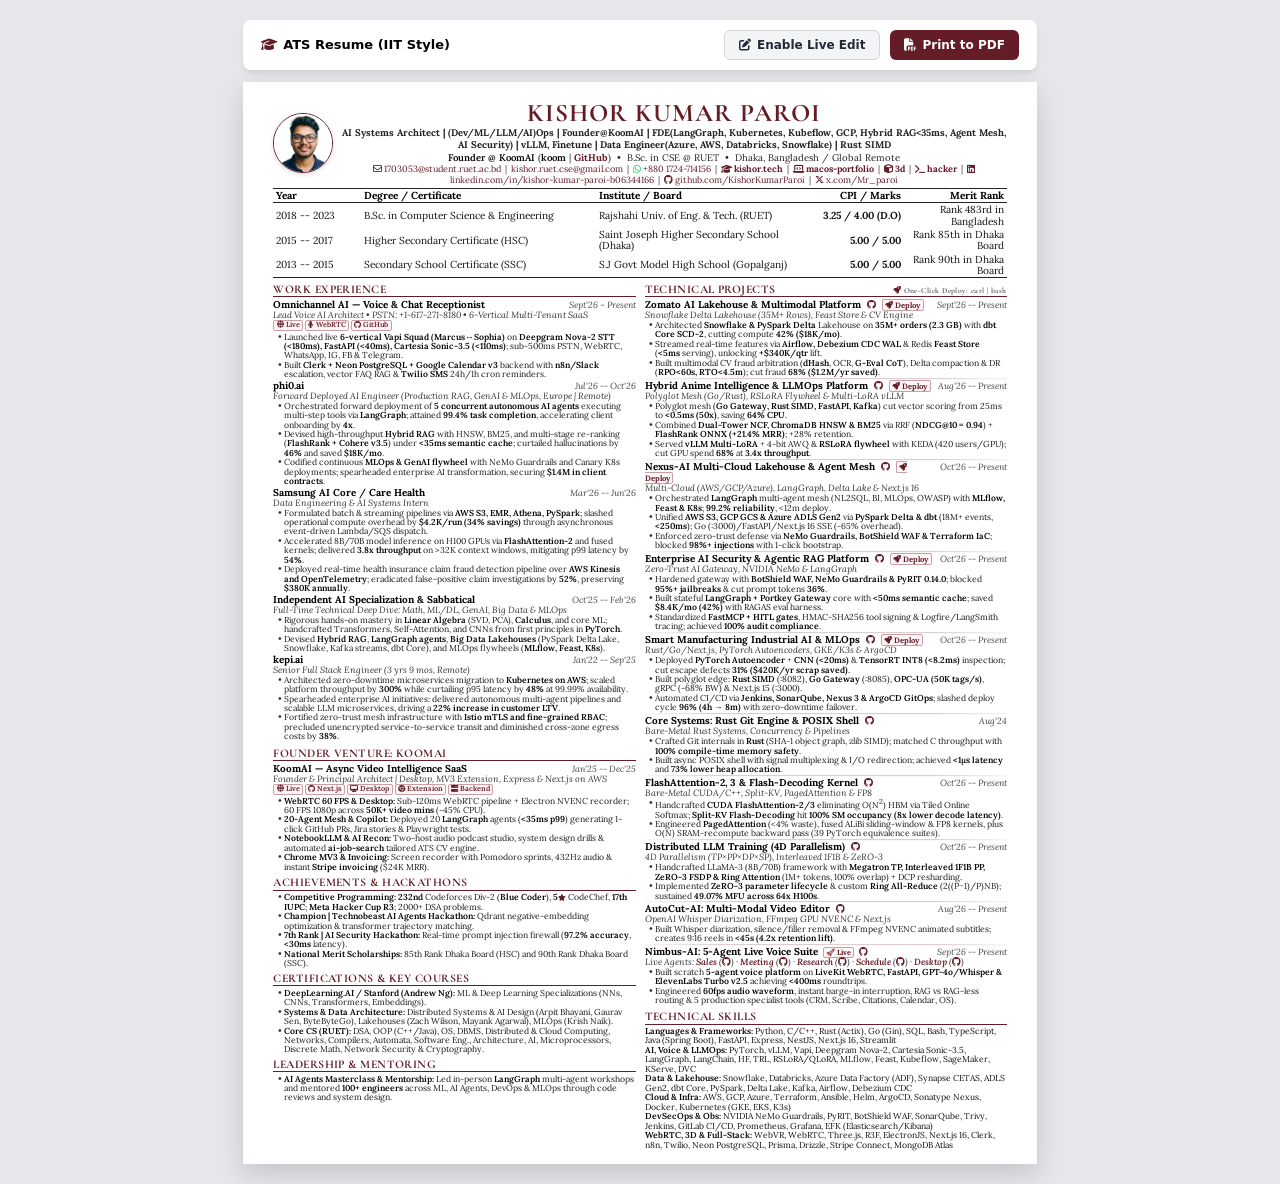
<file: resume.html>
<!DOCTYPE html>
<html lang="en">
<head>
<meta charset="UTF-8">
<meta name="viewport" content="width=device-width, initial-scale=1.0">
<title>Resume - Kishor Kumar Paroi (ATS Supported)</title>
<link rel="preconnect" href="https://fonts.googleapis.com">
<link rel="preconnect" href="https://fonts.gstatic.com" crossorigin>
<link href="https://fonts.googleapis.com/css2?family=Cormorant+Garamond:ital,wght@0,600;0,700;1,400&family=Lora:ital,wght@0,400;0,600;1,400&display=swap" rel="stylesheet">
<link rel="stylesheet" href="https://cdnjs.cloudflare.com/ajax/libs/font-awesome/6.5.1/css/all.min.css">
<style>
  :root {
    --burgundy: #641c26;
    --burgundy-light: #7b2734;
    --text-primary: #111111;
    --border-color: #222222;
    --font-heading: 'Cormorant Garamond', 'Times New Roman', Georgia, serif;
    --font-body: 'Lora', 'Times New Roman', Georgia, serif;
  }
  * { box-sizing: border-box; margin: 0; padding: 0; }
  body {
    background-color: #e5e7eb;
    color: var(--text-primary);
    font-family: var(--font-body);
    font-size: 7.9pt;
    line-height: 1.12;
    padding: 20px 0;
    -webkit-print-color-adjust: exact;
    print-color-adjust: exact;
  }
  .toolbar {
    max-width: 210mm;
    margin: 0 auto 12px auto;
    display: flex;
    justify-content: space-between;
    align-items: center;
    background: #ffffff;
    padding: 10px 18px;
    border-radius: 8px;
    box-shadow: 0 4px 6px -1px rgba(0, 0, 0, 0.1);
  }
  .toolbar-title { font-family: system-ui, sans-serif; font-size: 13px; font-weight: 600; color: #374151; }
  .toolbar-actions { display: flex; gap: 10px; }
  .btn {
    font-family: system-ui, sans-serif; font-size: 12px; font-weight: 600;
    padding: 7px 14px; border-radius: 6px; cursor: pointer; border: none;
    display: inline-flex; align-items: center; gap: 6px;
  }
  .btn-print { background: var(--burgundy); color: #ffffff; }
  .btn-edit { background: #f3f4f6; color: #1f2937; border: 1px solid #d1d5db; }
  .page {
    width: 210mm;
    box-sizing: border-box;
    margin: 0 auto;
    background: #ffffff;
    padding: 5mm 8mm 4mm 8mm;
    box-shadow: 0 10px 25px rgba(0, 0, 0, 0.15);
  }
  .header { display: flex; align-items: center; justify-content: space-between; margin-bottom: 2px; }
  .seal-container {
    width: 48px; height: 48px; border: 1.6px solid var(--burgundy);
    border-radius: 50%; display: flex; align-items: center; justify-content: center; flex-shrink: 0;
  }
  .seal-inner {
    width: 38px; height: 38px; border: 1px solid var(--burgundy);
    border-radius: 50%; display: flex; align-items: center; justify-content: center;
    font-family: var(--font-heading); font-weight: 700; color: var(--burgundy); font-size: 12px;
  }
  .header-content { flex-grow: 1; text-align: center; padding-left: 8px; }
  .name {
    font-family: var(--font-heading); font-size: 19pt; font-weight: 700;
    color: var(--burgundy); letter-spacing: 1.0px; text-transform: uppercase; line-height: 1.0;
  }
  .sub-title { font-size: 7.2pt; font-weight: 700; color: #222; margin-top: 1.0px; line-height: 1.25; }
  .degree-info { font-size: 7.2pt; color: #222; margin-top: 0.5px; line-height: 1.2; }
  .contact-bar { font-size: 6.8pt; margin-top: 1.0px; color: #333; line-height: 1.2; }
  .contact-bar a { color: var(--burgundy); text-decoration: none; }
  .education-table { width: 100%; border-collapse: collapse; margin-top: 1.5px; margin-bottom: 2.5px; font-size: 7.6pt; }
  .education-table th, .education-table td { padding: 1.0px 2.5px; text-align: left; }
  .education-table thead tr { border-top: 0.8px solid var(--border-color); border-bottom: 0.6px solid var(--border-color); }
  .education-table tbody tr:last-child { border-bottom: 0.8px solid var(--border-color); }
  .education-table th { font-weight: 700; color: #000; }
  .education-table td.cpi, .education-table th.cpi { text-align: right; }
  .cpi-bold { font-weight: 700; }
  .section-title {
    font-family: var(--font-heading); color: var(--burgundy); font-size: 8.8pt; font-weight: 700;
    text-transform: uppercase; letter-spacing: 0.45px; border-bottom: 0.65pt solid var(--burgundy);
    padding-bottom: 0.2px; margin-top: 2.2px; margin-bottom: 1.4px;
    display: flex; justify-content: space-between; align-items: baseline;
  }
  .section-legend { font-family: var(--font-body); font-size: 6.1pt; font-weight: 400; color: #555; text-transform: none; }
  .grid-container { display: grid; grid-template-columns: 1fr 1fr; column-gap: 9px; align-items: start; }
  .column { display: flex; flex-direction: column; }
  .item-block { margin-bottom: 1.4px; }
  .project-divider {
    height: 1px;
    background: linear-gradient(to right, rgba(100, 28, 38, 0.04), rgba(100, 28, 38, 0.22) 20%, rgba(100, 28, 38, 0.22) 80%, rgba(100, 28, 38, 0.04));
    box-shadow: 0 0.5px 1.0px rgba(0, 0, 0, 0.06);
    margin: 1.0px 0 0.8px 0;
    border: none;
  }
  .item-header { display: flex; justify-content: space-between; align-items: baseline; font-size: 7.45pt; }
  .item-title { font-weight: 700; color: #000; }
  .item-date { font-size: 6.7pt; font-style: italic; color: #444; white-space: nowrap; margin-left: 4px; }
  .item-subtitle { font-size: 6.75pt; font-style: italic; color: #333; margin-bottom: 0.2px; line-height: 1.08; }
  ul.compact-list { list-style: none; padding-left: 4.5px; margin-top: 0.2px; }
  ul.compact-list li { position: relative; padding-left: 6.0px; margin-bottom: 0.25px; font-size: 6.48pt; line-height: 1.08; color: #1a1a1a; }
  ul.compact-list li::before { content: "•"; position: absolute; left: 0; color: #333; font-size: 7.0pt; }
  b, strong { font-weight: 600; color: #000; }
  .skills-list { list-style: none; padding-left: 0; margin-top: 0.6px; }
  .skills-list li { font-size: 6.48pt; margin-bottom: 0.35px; line-height: 1.08; }
  .courses-grid { display: grid; grid-template-columns: 1fr 1fr 1fr; column-gap: 8px; row-gap: 1px; font-size: 6.5pt; margin-top: 1px; }
  .courses-grid span { position: relative; padding-left: 7px; }
  .courses-grid span::before { content: "•"; position: absolute; left: 0; color: #444; }
  @media print {
    html, body { background: none; padding: 0 !important; margin: 0 !important; height: 297mm !important; max-height: 297mm !important; overflow: hidden !important; }
    .toolbar { display: none !important; }
    .page { width: 210mm !important; height: 297mm !important; max-height: 297mm !important; padding: 3.2mm 5.5mm 2.8mm 5.5mm !important; margin: 0 !important; box-shadow: none !important; overflow: hidden !important; }
    @page { size: A4 portrait; margin: 0; }
  }
  [contenteditable="true"]:focus { outline: 1.5px dashed var(--burgundy); background-color: #fffdf5; }
</style>
</head>
<body>
  <div class="toolbar">
    <div class="toolbar-title"><i class="fa-solid fa-graduation-cap" style="color: var(--burgundy); margin-right: 6px;"></i><strong>ATS Resume (IIT Style)</strong></div>
    <div class="toolbar-actions">
      <button class="btn btn-edit" id="toggle-edit-btn" onclick="toggleEdit()"><i class="fa-solid fa-pen-to-square"></i> <span id="edit-text">Enable Live Edit</span></button>
      <button class="btn btn-print" onclick="window.print()"><i class="fa-solid fa-file-pdf"></i> Print to PDF</button>
    </div>
  </div>
  <div class="page" id="resume-container">
    <header class="header">
      <img src="[data-uri]" alt="Kishor Kumar Paroi" style="width: 60px; height: 60px; border-radius: 50%; object-fit: cover; border: 1.8px solid var(--burgundy); box-shadow: 0 1.5px 5px rgba(0,0,0,0.15); flex-shrink: 0;" />
      <div class="header-content">
        <h1 class="name"><a href="https://kishor.tech/" target="_blank" style="color: var(--burgundy); text-decoration: none;" title="kishor.tech">Kishor Kumar Paroi</a></h1>
        <div class="sub-title">AI Systems Architect | (Dev/ML/LLM/AI)Ops | Founder@KoomAI | FDE(LangGraph, Kubernetes, Kubeflow, GCP, Hybrid RAG<35ms, Agent Mesh, AI Security) | vLLM, Finetune | Data Engineer(Azure, AWS, Databricks, Snowflake) | Rust SIMD</div>
        <div class="degree-info"><strong>Founder @ KoomAI</strong> (<a href="https://koom.kishor.tech/" target="_blank" style="color: var(--burgundy); font-weight: 700; text-decoration: none;"><strong>koom</a></strong> | <a href="https://github.com/KishorKumarParoi/Koom-AI" target="_blank" style="color: var(--burgundy); font-weight: 700; text-decoration: none;">GitHub</a>) &nbsp;•&nbsp; B.Sc. in CSE @ RUET &nbsp;•&nbsp; Dhaka, Bangladesh / Global Remote</div>
        <div class="contact-bar">
          <i class="fa-regular fa-envelope"></i> <a href="mailto:1703053@student.ruet.ac.bd">1703053@student.ruet.ac.bd</a> &nbsp;|&nbsp; <a href="mailto:kishor.ruet.cse@gmail.com">kishor.ruet.cse@gmail.com</a> &nbsp;|&nbsp;
          <a href="https://wa.me/8801724714156" target="_blank"><i class="fa-brands fa-whatsapp" style="color: #25d366;"></i> +880 1724-714156</a> &nbsp;|&nbsp;
          <a href="https://kishor.tech/" target="_blank" style="font-weight: 700; color: var(--burgundy);"><i class="fa-solid fa-graduation-cap"></i> kishor.tech</a> &nbsp;|&nbsp;
          <a href="https://macos.kishor.tech/" target="_blank" style="font-weight: 700; color: var(--burgundy);"><i class="fa-solid fa-laptop-code"></i> macos-portfolio</a> &nbsp;|&nbsp;
          <a href="https://3d.kishor.tech/" target="_blank" style="font-weight: 700; color: var(--burgundy);"><i class="fa-solid fa-cube"></i> 3d</a> &nbsp;|&nbsp;
          <a href="https://hacker.kishor.tech/" target="_blank" style="font-weight: 700; color: var(--burgundy);"><i class="fa-solid fa-terminal"></i> hacker</a> &nbsp;|&nbsp;
          <a href="https://linkedin.com/in/kishor-kumar-paroi-b06344166" target="_blank"><i class="fa-brands fa-linkedin"></i> linkedin.com/in/kishor-kumar-paroi-b06344166</a> &nbsp;|&nbsp;
          <a href="https://github.com/KishorKumarParoi" target="_blank"><i class="fa-brands fa-github"></i> github.com/KishorKumarParoi</a> &nbsp;|&nbsp;
          <a href="https://x.com/Mr_paroi" target="_blank"><i class="fa-brands fa-x-twitter"></i> x.com/Mr_paroi</a>
        </div>
      </div>
    </header>
    <table class="education-table">
      <thead><tr><th style="width: 12%;">Year</th><th style="width: 32%;">Degree / Certificate</th><th style="width: 28%;">Institute / Board</th><th style="width: 14%;" class="cpi">CPI / Marks</th><th style="width: 14%;" class="cpi">Merit Rank</th></tr></thead>
      <tbody>
        <tr><td>2018 -- 2023</td><td>B.Sc. in Computer Science & Engineering</td><td>Rajshahi Univ. of Eng. & Tech. (RUET)</td><td class="cpi cpi-bold">3.25 / 4.00 (D.O)</td><td class="cpi">Rank 483rd in Bangladesh</td></tr>
<tr><td>2015 -- 2017</td><td>Higher Secondary Certificate (HSC)</td><td>Saint Joseph Higher Secondary School (Dhaka)</td><td class="cpi cpi-bold">5.00 / 5.00</td><td class="cpi">Rank 85th in Dhaka Board</td></tr>
<tr><td>2013 -- 2015</td><td>Secondary School Certificate (SSC)</td><td>S.J Govt Model High School (Gopalganj)</td><td class="cpi cpi-bold">5.00 / 5.00</td><td class="cpi">Rank 90th in Dhaka Board</td></tr>
      </tbody>
    </table>
    <div class="grid-container">
      <div class="column">
        <section>
          <div class="section-title">Work Experience</div>
          
        <div class="item-block">
          <div class="item-header">
            <span class="item-title">Omnichannel AI — Voice &amp; Chat Receptionist</span>
            <span class="item-date">Sept'26 &ndash; Present</span>
          </div>
          <div class="item-subtitle">Lead Voice AI Architect • PSTN: +1-617-271-8180 • 6-Vertical Multi-Tenant SaaS</div>
          <div class="item-links" style="margin: 0.4px 0 1.0px 0; display: flex; flex-wrap: wrap; gap: 2px; align-items: center;">
            <a href="https://ai-voice-receptionist.kishor.tech/" target="_blank" title="Live Omnichannel AI App" style="color: #641C26; text-decoration: none; font-size: 5.5pt; font-weight: 600; background: #fdf5f6; border: 0.4pt solid #c99ea5; border-radius: 2px; padding: 0.2px 2.2px;"><i class="fa-solid fa-globe"></i> Live</a>
            <a href="https://ai-voice-receptionist.kishor.tech/vapi-call" target="_blank" title="Live WebRTC Voice Studio" style="color: #641C26; text-decoration: none; font-size: 5.5pt; font-weight: 600; background: #fdf5f6; border: 0.4pt solid #c99ea5; border-radius: 2px; padding: 0.2px 2.2px;"><i class="fa-solid fa-microphone"></i> WebRTC</a>
            <a href="https://github.com/KishorKumarParoi/omnichannel-voice-chat-ai-receptionist" target="_blank" title="Omnichannel AI GitHub Repo" style="color: #641C26; text-decoration: none; font-size: 5.5pt; font-weight: 600; background: #fdf5f6; border: 0.4pt solid #c99ea5; border-radius: 2px; padding: 0.2px 2.2px;"><i class="fa-brands fa-github"></i> GitHub</a>
          </div>
          <ul class="compact-list">
            <li>Launched live <strong>6-vertical Vapi Squad (Marcus↔Sophia)</strong> on <strong>Deepgram Nova-2 STT (&lt;180ms), FastAPI (&lt;40ms), Cartesia Sonic-3.5 (&lt;110ms)</strong>; sub-500ms PSTN, WebRTC, WhatsApp, IG, FB &amp; Telegram.</li>
            <li>Built <strong>Clerk + Neon PostgreSQL + Google Calendar v3</strong> backend with <strong>n8n/Slack</strong> escalation, vector FAQ RAG &amp; <strong>Twilio SMS</strong> 24h/1h cron reminders.</li>
          </ul>
        </div>
        
        <div class="item-block">
          <div class="item-header">
            <span class="item-title">phi0.ai</span>
            <span class="item-date">Jul'26 -- Oct'26</span>
          </div>
          <div class="item-subtitle">Forward Deployed AI Engineer (Production RAG, GenAI & MLOps, Europe | Remote)</div>
          <ul class="compact-list">
            <li>Orchestrated forward deployment of <strong>5 concurrent autonomous AI agents</strong> executing multi-step tools via <strong>LangGraph</strong>; attained <strong>99.4% task completion</strong>, accelerating client onboarding by <strong>4x</strong>.</li>
<li>Devised high-throughput <strong>Hybrid RAG</strong> with HNSW, BM25, and multi-stage re-ranking (<strong>FlashRank + Cohere v3.5</strong>) under <strong><35ms semantic cache</strong>; curtailed hallucinations by <strong>46%</strong> and saved <strong>$18K/mo</strong>.</li>
<li>Codified continuous <strong>MLOps & GenAI flywheel</strong> with NeMo Guardrails and Canary K8s deployments; spearheaded enterprise AI transformation, securing <strong>$1.4M in client contracts</strong>.</li>
          </ul>
        </div>
        
        <div class="item-block">
          <div class="item-header">
            <span class="item-title">Samsung AI Core / Care Health</span>
            <span class="item-date">Mar'26 -- Jun'26</span>
          </div>
          <div class="item-subtitle">Data Engineering & AI Systems Intern</div>
          <ul class="compact-list">
            <li>Formulated batch & streaming pipelines via <strong>AWS S3, EMR, Athena, PySpark</strong>; slashed operational compute overhead by <strong>$4.2K/run (34% savings)</strong> through asynchronous event-driven Lambda/SQS dispatch.</li>
<li>Accelerated 8B/70B model inference on H100 GPUs via <strong>FlashAttention-2</strong> and fused kernels; delivered <strong>3.8x throughput</strong> on >32K context windows, mitigating p99 latency by <strong>54%</strong>.</li>
<li>Deployed real-time health insurance claim fraud detection pipeline over <strong>AWS Kinesis and OpenTelemetry</strong>; eradicated false-positive claim investigations by <strong>52%</strong>, preserving <strong>$380K annually</strong>.</li>
          </ul>
        </div>
        
        <div class="item-block">
          <div class="item-header">
            <span class="item-title">Independent AI Specialization & Sabbatical</span>
            <span class="item-date">Oct'25 -- Feb'26</span>
          </div>
          <div class="item-subtitle">Full-Time Technical Deep Dive: Math, ML/DL, GenAI, Big Data & MLOps</div>
          <ul class="compact-list">
            <li>Rigorous hands-on mastery in <strong>Linear Algebra</strong> (SVD, PCA), <strong>Calculus</strong>, and core ML; handcrafted Transformers, Self-Attention, and CNNs from first principles in <strong>PyTorch</strong>.</li>
<li>Devised <strong>Hybrid RAG</strong>, <strong>LangGraph agents</strong>, <strong>Big Data Lakehouses</strong> (PySpark Delta Lake, Snowflake, Kafka streams, dbt Core), and MLOps flywheels (<strong>MLflow, Feast, K8s</strong>).</li>
          </ul>
        </div>
        
        <div class="item-block">
          <div class="item-header">
            <span class="item-title">kepi.ai</span>
            <span class="item-date">Jan'22 -- Sep'25</span>
          </div>
          <div class="item-subtitle">Senior Full Stack Engineer (3 yrs 9 mos, Remote)</div>
          <ul class="compact-list">
            <li>Architected zero-downtime microservices migration to <strong>Kubernetes on AWS</strong>; scaled platform throughput by <strong>300%</strong> while curtailing p95 latency by <strong>48%</strong> at 99.99% availability.</li>
<li>Spearheaded enterprise AI initiatives: delivered autonomous multi-agent pipelines and scalable LLM microservices, driving a <strong>22% increase in customer LTV</strong>.</li>
<li>Fortified zero-trust mesh infrastructure with <strong>Istio mTLS and fine-grained RBAC</strong>; precluded unencrypted service-to-service transit and diminished cross-zone egress costs by <strong>38%</strong>.</li>
          </ul>
        </div>
        
        </section>
        
        <section style="margin-top: 3.0px;">
          <div class="section-title">Founder Venture: KoomAI</div>
          
        <div class="item-block">
          <div class="item-header">
            <span class="item-title">KoomAI — Async Video Intelligence SaaS</span>
            <span class="item-date">Jan'25 -- Dec'25</span>
          </div>
          <div class="item-subtitle">Founder &amp; Principal Architect | Desktop, MV3 Extension, Express &amp; Next.js on AWS</div>
          <div class="item-links" style="margin: 0.4px 0 1.0px 0; display: flex; flex-wrap: wrap; gap: 2px; align-items: center;">
             <a href="https://koom.kishor.tech/" target="_blank" title="Live Next.js App" style="color: #641C26; text-decoration: none; font-size: 5.5pt; font-weight: 600; background: #fdf5f6; border: 0.4pt solid #c99ea5; border-radius: 2px; padding: 0.2px 2.2px;"><i class="fa-solid fa-globe"></i> Live</a> <a href="https://github.com/KishorKumarParoi/Koom-AI" target="_blank" title="Full-Stack Next.js App" style="color: #641C26; text-decoration: none; font-size: 5.5pt; font-weight: 600; background: #fdf5f6; border: 0.4pt solid #c99ea5; border-radius: 2px; padding: 0.2px 2.2px;"><i class="fa-brands fa-github"></i> Next.js</a> <a href="https://github.com/KishorKumarParoi/Koom-ai-desktop" target="_blank" title="Desktop Client (Electron)" style="color: #641C26; text-decoration: none; font-size: 5.5pt; font-weight: 600; background: #fdf5f6; border: 0.4pt solid #c99ea5; border-radius: 2px; padding: 0.2px 2.2px;"><i class="fa-solid fa-desktop"></i> Desktop</a> <a href="https://github.com/KishorKumarParoi/Koom-AI-Chrome-Extension" target="_blank" title="Chrome Extension (Manifest V3)" style="color: #641C26; text-decoration: none; font-size: 5.5pt; font-weight: 600; background: #fdf5f6; border: 0.4pt solid #c99ea5; border-radius: 2px; padding: 0.2px 2.2px;"><i class="fa-brands fa-chrome"></i> Extension</a> <a href="https://github.com/KishorKumarParoi/koom-ai-express" target="_blank" title="Express API Backend" style="color: #641C26; text-decoration: none; font-size: 5.5pt; font-weight: 600; background: #fdf5f6; border: 0.4pt solid #c99ea5; border-radius: 2px; padding: 0.2px 2.2px;"><i class="fa-solid fa-server"></i> Backend</a>
          </div>
          <ul class="compact-list">
            <li><strong>WebRTC 60 FPS &amp; Desktop:</strong> Sub-120ms WebRTC pipeline + Electron NVENC recorder; 60 FPS 1080p across <strong>50K+ video mins</strong> (-45% CPU).</li>
<li><strong>20-Agent Mesh &amp; Copilot:</strong> Deployed 20 <strong>LangGraph</strong> agents (<strong>&lt;35ms p99</strong>) generating 1-click GitHub PRs, Jira stories &amp; Playwright tests.</li>
<li><strong>NotebookLLM &amp; AI Recon:</strong> Two-host audio podcast studio, system design drills &amp; automated <strong>ai-job-search</strong> tailored ATS CV engine.</li>
<li><strong>Chrome MV3 &amp; Invoicing:</strong> Screen recorder with Pomodoro sprints, 432Hz audio &amp; instant <strong>Stripe invoicing</strong> ($24K MRR).</li>
          </ul>
        </div>
        
        </section>
    
        <section style="margin-top: 2.0px;">
          <div class="section-title">Achievements &amp; Hackathons</div>
          <ul class="compact-list">
            <li><strong>Competitive Programming:</strong> <strong>232nd</strong> Codeforces Div-2 (<strong>Blue Coder</strong>), <strong>5<i class="fa-solid fa-star" style="font-size: 5.2pt; color: #641C26; vertical-align: 0.5px;"></i></strong> CodeChef, <strong>17th IUPC</strong>; <strong>Meta Hacker Cup R3</strong>; 2000+ DSA problems.</li>
<li><strong>Champion | Technobeast AI Agents Hackathon:</strong> Qdrant negative-embedding optimization &amp; transformer trajectory matching.</li>
<li><strong>7th Rank | AI Security Hackathon:</strong> Real-time prompt injection firewall (<strong>97.2% accuracy</strong>, <strong>&lt;30ms</strong> latency).</li>
<li><strong>National Merit Scholarships:</strong> 85th Rank Dhaka Board (HSC) and 90th Rank Dhaka Board (SSC).</li>
          </ul>
        </section>
        
        <section style="margin-top: 2.0px;">
          <div class="section-title">Certifications &amp; Key Courses</div>
          <ul class="compact-list">
            <li><strong>DeepLearning.AI / Stanford (Andrew Ng):</strong> ML &amp; Deep Learning Specializations (NNs, CNNs, Transformers, Embeddings).</li>
<li><strong>Systems &amp; Data Architecture:</strong> Distributed Systems &amp; AI Design (Arpit Bhayani, Gaurav Sen, ByteByteGo), Lakehouses (Zach Wilson, Mayank Agarwal), MLOps (Krish Naik).</li>
<li><strong>Core CS (RUET):</strong> DSA, OOP (C++/Java), OS, DBMS, Distributed &amp; Cloud Computing, Networks, Compilers, Automata, Software Eng., Architecture, AI, Microprocessors, Discrete Math, Network Security &amp; Cryptography.</li>
          </ul>
        </section>
    
        <section style="margin-top: 2.0px;">
          <div class="section-title">Leadership &amp; Mentoring</div>
          <ul class="compact-list">
            <li><strong>AI Agents Masterclass &amp; Mentorship:</strong> Led in-person <strong>LangGraph</strong> multi-agent workshops and mentored <strong>100+ engineers</strong> across ML, AI Agents, DevOps &amp; MLOps through code reviews and system design.</li>
          </ul>
        </section>
    
        
      </div>
      <div class="column">
        <section>
          <div class="section-title">Technical Projects <span style="font-size: 5.8pt; font-weight: 600; text-transform: none; color: #444; margin-left: 4px;"><i class="fa-solid fa-rocket" style="color: #641C26;"></i> One-Click Deploy: curl | bash</span></div>
          
        <div class="item-block">
          <div class="item-header">
            <span class="item-title">Zomato AI Lakehouse &amp; Multimodal Platform <a href="https://github.com/KishorKumarParoi/zomato-analysis" target="_blank" title="GitHub Repository" style="color: var(--burgundy); text-decoration: none; font-size: 7.0pt; margin-left: 3px;"><i class="fa-brands fa-github"></i></a> <a href="https://raw.githubusercontent.com/KishorKumarParoi/zomato-analysis/main/bootstrap.sh" target="_blank" title="One-Click Deploy (curl | bash)" style="color: #641C26; text-decoration: none; font-size: 5.8pt; margin-left: 3px; font-weight: 700; background: #fdf5f6; border: 0.4pt solid #c99ea5; border-radius: 2px; padding: 0.2px 2.5px;"><i class="fa-solid fa-rocket"></i> Deploy</a></span>
            <span class="item-date">Sept'26 -- Present</span>
          </div>
          <div class="item-subtitle">Snowflake Delta Lakehouse (35M+ Rows), Feast Store &amp; CV Engine</div>
          <ul class="compact-list">
            <li>Architected <strong>Snowflake &amp; PySpark Delta</strong> Lakehouse on <strong>35M+ orders (2.3 GB)</strong> with <strong>dbt Core SCD-2</strong>, cutting compute <strong>42% ($18K/mo)</strong>.</li>
            <li>Streamed real-time features via <strong>Airflow, Debezium CDC WAL</strong> &amp; Redis <strong>Feast Store</strong> (<strong>&lt;5ms</strong> serving), unlocking <strong>+$340K/qtr</strong> lift.</li>
            <li>Built multimodal CV fraud arbitration (<strong>dHash</strong>, OCR, <strong>G-Eval CoT</strong>), Delta compaction &amp; DR (<strong>RPO&lt;60s, RTO&lt;4.5m</strong>); cut fraud <strong>68% ($1.2M/yr saved)</strong>.</li>
          </ul>
        </div>
        <div class="project-divider"></div>
        
        <div class="item-block">
          <div class="item-header">
            <span class="item-title">Hybrid Anime Intelligence &amp; LLMOps Platform <a href="https://github.com/KishorKumarParoi/Hybrid-Anime-Recommender" target="_blank" title="GitHub Repository" style="color: var(--burgundy); text-decoration: none; font-size: 7.0pt; margin-left: 3px;"><i class="fa-brands fa-github"></i></a> <a href="https://raw.githubusercontent.com/KishorKumarParoi/Hybrid-Anime-Recommender/main/bootstrap.sh" target="_blank" title="One-Click Deploy (curl | bash)" style="color: #641C26; text-decoration: none; font-size: 5.8pt; margin-left: 3px; font-weight: 700; background: #fdf5f6; border: 0.4pt solid #c99ea5; border-radius: 2px; padding: 0.2px 2.5px;"><i class="fa-solid fa-rocket"></i> Deploy</a></span>
            <span class="item-date">Aug'26 -- Present</span>
          </div>
          <div class="item-subtitle">Polyglot Mesh (Go/Rust), RSLoRA Flywheel &amp; Multi-LoRA vLLM</div>
          <ul class="compact-list">
            <li>Polyglot mesh (<strong>Go Gateway, Rust SIMD, FastAPI, Kafka</strong>) cut vector scoring from 25ms to <strong>&lt;0.5ms (50x)</strong>, saving <strong>64% CPU</strong>.</li>
            <li>Combined <strong>Dual-Tower NCF, ChromaDB HNSW &amp; BM25</strong> via RRF (<strong>NDCG@10 = 0.94</strong>) + <strong>FlashRank ONNX (+21.4% MRR)</strong>; +28% retention.</li>
            <li>Served <strong>vLLM Multi-LoRA</strong> + 4-bit AWQ &amp; <strong>RSLoRA flywheel</strong> with KEDA (420 users/GPU); cut GPU spend <strong>68%</strong> at <strong>3.4x throughput</strong>.</li>
          </ul>
        </div>
        <div class="project-divider"></div>
        
        <div class="item-block">
          <div class="item-header">
            <span class="item-title">Nexus-AI Multi-Cloud Lakehouse &amp; Agent Mesh <a href="https://github.com/KishorKumarParoi/Nexus_AI" target="_blank" title="GitHub Repository" style="color: var(--burgundy); text-decoration: none; font-size: 7.0pt; margin-left: 3px;"><i class="fa-brands fa-github"></i></a> <a href="https://raw.githubusercontent.com/KishorKumarParoi/Nexus_AI/main/bootstrap.sh" target="_blank" title="One-Click Deploy (curl | bash)" style="color: #641C26; text-decoration: none; font-size: 5.8pt; margin-left: 3px; font-weight: 700; background: #fdf5f6; border: 0.4pt solid #c99ea5; border-radius: 2px; padding: 0.2px 2.5px;"><i class="fa-solid fa-rocket"></i> Deploy</a></span>
            <span class="item-date">Oct'26 -- Present</span>
          </div>
          <div class="item-subtitle">Multi-Cloud (AWS/GCP/Azure), LangGraph, Delta Lake &amp; Next.js 16</div>
          <ul class="compact-list">
            <li>Orchestrated <strong>LangGraph</strong> multi-agent mesh (NL2SQL, BI, MLOps, OWASP) with <strong>MLflow, Feast &amp; K8s</strong>; <strong>99.2% reliability</strong>, &lt;12m deploy.</li>
            <li>Unified <strong>AWS S3, GCP GCS &amp; Azure ADLS Gen2</strong> via <strong>PySpark Delta &amp; dbt</strong> (18M+ events, <strong>&lt;250ms</strong>); Go (:3000)/FastAPI/Next.js 16 SSE (-65% overhead).</li>
            <li>Enforced zero-trust defense via <strong>NeMo Guardrails, BotShield WAF &amp; Terraform IaC</strong>; blocked <strong>98%+ injections</strong> with 1-click bootstrap.</li>
          </ul>
        </div>
        <div class="project-divider"></div>
        
        <div class="item-block">
          <div class="item-header">
            <span class="item-title">Enterprise AI Security &amp; Agentic RAG Platform <a href="https://github.com/KishorKumarParoi/AI_Security_Production_App" target="_blank" title="GitHub Repository" style="color: var(--burgundy); text-decoration: none; font-size: 7.0pt; margin-left: 3px;"><i class="fa-brands fa-github"></i></a> <a href="https://raw.githubusercontent.com/KishorKumarParoi/AI_Security_Production_App/main/bootstrap.sh" target="_blank" title="One-Click Deploy (curl | bash)" style="color: #641C26; text-decoration: none; font-size: 5.8pt; margin-left: 3px; font-weight: 700; background: #fdf5f6; border: 0.4pt solid #c99ea5; border-radius: 2px; padding: 0.2px 2.5px;"><i class="fa-solid fa-rocket"></i> Deploy</a></span>
            <span class="item-date">Oct'26 -- Present</span>
          </div>
          <div class="item-subtitle">Zero-Trust AI Gateway, NVIDIA NeMo &amp; LangGraph</div>
          <ul class="compact-list">
            <li>Hardened gateway with <strong>BotShield WAF, NeMo Guardrails &amp; PyRIT 0.14.0</strong>; blocked <strong>95%+ jailbreaks</strong> &amp; cut prompt tokens <strong>36%</strong>.</li>
            <li>Built stateful <strong>LangGraph + Portkey Gateway</strong> core with <strong>&lt;50ms semantic cache</strong>; saved <strong>$8.4K/mo (42%)</strong> with RAGAS eval harness.</li>
            <li>Standardized <strong>FastMCP + HITL gates</strong>, HMAC-SHA256 tool signing &amp; Logfire/LangSmith tracing; achieved <strong>100% audit compliance</strong>.</li>
          </ul>
        </div>
        <div class="project-divider"></div>
        
        <div class="item-block">
          <div class="item-header">
            <span class="item-title">Smart Manufacturing Industrial AI &amp; MLOps <a href="https://github.com/KishorKumarParoi/smart-manufacturing" target="_blank" title="GitHub Repository" style="color: var(--burgundy); text-decoration: none; font-size: 7.0pt; margin-left: 3px;"><i class="fa-brands fa-github"></i></a> <a href="https://raw.githubusercontent.com/KishorKumarParoi/smart-manufacturing/main/bootstrap.sh" target="_blank" title="One-Click Deploy (curl | bash)" style="color: #641C26; text-decoration: none; font-size: 5.8pt; margin-left: 3px; font-weight: 700; background: #fdf5f6; border: 0.4pt solid #c99ea5; border-radius: 2px; padding: 0.2px 2.5px;"><i class="fa-solid fa-rocket"></i> Deploy</a></span>
            <span class="item-date">Oct'26 -- Present</span>
          </div>
          <div class="item-subtitle">Rust/Go/Next.js, PyTorch Autoencoders, GKE/K3s &amp; ArgoCD</div>
          <ul class="compact-list">
            <li>Deployed <strong>PyTorch Autoencoder</strong> + <strong>CNN (&lt;20ms)</strong> &amp; <strong>TensorRT INT8 (&lt;8.2ms)</strong> inspection; cut escape defects <strong>31% ($420K/yr scrap saved)</strong>.</li>
            <li>Built polyglot edge: <strong>Rust SIMD</strong> (:8082), <strong>Go Gateway</strong> (:8085), <strong>OPC-UA (50K tags/s)</strong>, gRPC (-68% BW) &amp; Next.js 15 (:3000).</li>
            <li>Automated CI/CD via <strong>Jenkins, SonarQube, Nexus 3 &amp; ArgoCD GitOps</strong>; slashed deploy cycle <strong>96% (4h → 8m)</strong> with zero-downtime failover.</li>
          </ul>
        </div>
        <div class="project-divider"></div>
        
        <div class="item-block">
          <div class="item-header">
            <span class="item-title">Core Systems: Rust Git Engine &amp; POSIX Shell <a href="https://github.com/KishorKumarParoi/codecrafters-git-rust" target="_blank" title="GitHub Repository" style="color: var(--burgundy); text-decoration: none; font-size: 7.0pt; margin-left: 3px;"><i class="fa-brands fa-github"></i></a></span>
            <span class="item-date">Aug'24</span>
          </div>
          <div class="item-subtitle">Bare-Metal Rust Systems, Concurrency &amp; Pipelines</div>
          <ul class="compact-list">
            <li>Crafted Git internals in <strong>Rust</strong> (SHA-1 object graph, zlib SIMD); matched C throughput with <strong>100% compile-time memory safety</strong>.</li>
            <li>Built async POSIX shell with signal multiplexing &amp; I/O redirection; achieved <strong>&lt;1µs latency</strong> and <strong>73% lower heap allocation</strong>.</li>
          </ul>
        </div>
        <div class="project-divider"></div>
        
        <div class="item-block">
          <div class="item-header">
            <span class="item-title">FlashAttention-2, 3 &amp; Flash-Decoding Kernel <a href="https://github.com/KishorKumarParoi/cuda-attention-kernel" target="_blank" title="GitHub Repository" style="color: var(--burgundy); text-decoration: none; font-size: 7.0pt; margin-left: 3px;"><i class="fa-brands fa-github"></i></a></span>
            <span class="item-date">Oct'26 -- Present</span>
          </div>
          <div class="item-subtitle">Bare-Metal CUDA/C++, Split-KV, PagedAttention &amp; FP8</div>
          <ul class="compact-list">
            <li>Handcrafted <strong>CUDA FlashAttention-2/3</strong> eliminating <i>O</i>(<i>N</i><sup>2</sup>) HBM via Tiled Online Softmax; <strong>Split-KV Flash-Decoding</strong> hit <strong>100% SM occupancy (8x lower decode latency)</strong>.</li>
            <li>Engineered <strong>PagedAttention</strong> (&lt;4% waste), fused ALiBi sliding-window &amp; FP8 kernels, plus <i>O</i>(<i>N</i>) SRAM-recompute backward pass (39 PyTorch equivalence suites).</li>
          </ul>
        </div>
        <div class="project-divider"></div>
        
        <div class="item-block">
          <div class="item-header">
            <span class="item-title">Distributed LLM Training (4D Parallelism) <a href="https://github.com/KishorKumarParoi/distributed-llm-training" target="_blank" title="GitHub Repository" style="color: var(--burgundy); text-decoration: none; font-size: 7.0pt; margin-left: 3px;"><i class="fa-brands fa-github"></i></a></span>
            <span class="item-date">Oct'26 -- Present</span>
          </div>
          <div class="item-subtitle">4D Parallelism (TP×PP×DP×SP), Interleaved 1F1B &amp; ZeRO-3</div>
          <ul class="compact-list">
            <li>Handcrafted LLaMA-3 (8B/70B) framework with <strong>Megatron TP, Interleaved 1F1B PP, ZeRO-3 FSDP &amp; Ring Attention</strong> (1M+ tokens, 100% overlap) + DCP resharding.</li>
            <li>Implemented <strong>ZeRO-3 parameter lifecycle</strong> &amp; custom <strong>Ring All-Reduce</strong> (2((<i>P</i>&minus;1)/<i>P</i>)<i>NB</i>); sustained <strong>49.07% MFU across 64x H100s</strong>.</li>
          </ul>
        </div>
        <div class="project-divider"></div>
        
        <div class="item-block">
          <div class="item-header">
            <span class="item-title">AutoCut-AI: Multi-Modal Video Editor <a href="https://github.com/KishorKumarParoi/autocut-ai" target="_blank" title="AutoCut-AI GitHub" style="color: var(--burgundy); text-decoration: none; font-size: 6.8pt; margin-left: 3px;"><i class="fa-brands fa-github"></i></a></span>
            <span class="item-date">Aug'26 -- Present</span>
          </div>
          <div class="item-subtitle">OpenAI Whisper Diarization, FFmpeg GPU NVENC &amp; Next.js</div>
          <ul class="compact-list">
            <li>Built Whisper diarization, silence/filler removal &amp; FFmpeg NVENC animated subtitles; creates 9:16 reels in <strong>&lt;45s (4.2x retention lift)</strong>.</li>
          </ul>
        </div>
        <div class="project-divider"></div>

        <div class="item-block">
          <div class="item-header">
            <span class="item-title">Nimbus-AI: 5-Agent Live Voice Suite <a href="https://nimbus.kishor.tech/" target="_blank" title="Live Nimbus Voice Suite" style="color: #641C26; text-decoration: none; font-size: 5.5pt; margin-left: 2px; font-weight: 700; background: #fdf5f6; border: 0.4pt solid #c99ea5; border-radius: 2px; padding: 0.2px 2.2px;">🚀 Live</a> <a href="https://github.com/KishorKumarParoi/nimbus-voice-agents-suite" target="_blank" title="Nimbus Suite GitHub" style="color: var(--burgundy); text-decoration: none; font-size: 6.8pt; margin-left: 2px;"><i class="fa-brands fa-github"></i></a></span>
            <span class="item-date">Sept'26 -- Present</span>
          </div>
          <div class="item-subtitle">Live Agents: <a href="https://sales.kishor.tech/" target="_blank" style="color: var(--burgundy); text-decoration: none; font-weight: 600;">Sales</a> (<a href="https://github.com/KishorKumarParoi/sales-voice-agent" target="_blank" title="sales-voice-agent repo" style="color: var(--burgundy); text-decoration: none;"><i class="fa-brands fa-github"></i></a>) · <a href="https://meeting.kishor.tech/" target="_blank" style="color: var(--burgundy); text-decoration: none; font-weight: 600;">Meeting</a> (<a href="https://github.com/KishorKumarParoi/meeting-voice-agent" target="_blank" title="meeting-voice-agent repo" style="color: var(--burgundy); text-decoration: none;"><i class="fa-brands fa-github"></i></a>) · <a href="https://research.kishor.tech/" target="_blank" style="color: var(--burgundy); text-decoration: none; font-weight: 600;">Research</a> (<a href="https://github.com/KishorKumarParoi/research-voice-agent" target="_blank" title="research-voice-agent repo" style="color: var(--burgundy); text-decoration: none;"><i class="fa-brands fa-github"></i></a>) · <a href="https://scheduling.kishor.tech/" target="_blank" style="color: var(--burgundy); text-decoration: none; font-weight: 600;">Schedule</a> (<a href="https://github.com/KishorKumarParoi/scheduling-voice-agent" target="_blank" title="scheduling-voice-agent repo" style="color: var(--burgundy); text-decoration: none;"><i class="fa-brands fa-github"></i></a>) · <a href="https://desktop.kishor.tech/" target="_blank" style="color: var(--burgundy); text-decoration: none; font-weight: 600;">Desktop</a> (<a href="https://github.com/KishorKumarParoi/desktop-voice-agent" target="_blank" title="desktop-voice-agent repo" style="color: var(--burgundy); text-decoration: none;"><i class="fa-brands fa-github"></i></a>)</div>
          <ul class="compact-list">
            <li>Built scratch <strong>5-agent voice platform</strong> on <strong>LiveKit WebRTC, FastAPI, GPT-4o/Whisper &amp; ElevenLabs Turbo v2.5</strong> achieving <strong>&lt;400ms</strong> roundtrips.</li>
            <li>Engineered <strong>60fps audio waveform</strong>, instant barge-in interruption, RAG vs RAG-less routing &amp; 5 production specialist tools (CRM, Scribe, Citations, Calendar, OS).</li>
          </ul>
        </div>
        
        
        </section>
        <section style="margin-top: 2.0px;">
          <div class="section-title">Technical Skills</div>
          <ul class="skills-list">
            <li><strong>Languages &amp; Frameworks:</strong> Python, C/C++, Rust (Actix), Go (Gin), SQL, Bash, TypeScript, Java (Spring Boot), FastAPI, Express, NestJS, Next.js 16, Streamlit</li>
<li><strong>AI, Voice &amp; LLMOps:</strong> PyTorch, vLLM, Vapi, Deepgram Nova-2, Cartesia Sonic-3.5, LangGraph, LangChain, HF, TRL, RSLoRA/QLoRA, MLflow, Feast, Kubeflow, SageMaker, KServe, DVC</li>
<li><strong>Data &amp; Lakehouse:</strong> Snowflake, Databricks, Azure Data Factory (ADF), Synapse CETAS, ADLS Gen2, dbt Core, PySpark, Delta Lake, Kafka, Airflow, Debezium CDC</li>
<li><strong>Cloud &amp; Infra:</strong> AWS, GCP, Azure, Terraform, Ansible, Helm, ArgoCD, Sonatype Nexus, Docker, Kubernetes (GKE, EKS, K3s)</li>
<li><strong>DevSecOps &amp; Obs:</strong> NVIDIA NeMo Guardrails, PyRIT, BotShield WAF, SonarQube, Trivy, Jenkins, GitLab CI/CD, Prometheus, Grafana, EFK (Elasticsearch/Kibana)</li>
<li><strong>WebRTC, 3D &amp; Full-Stack:</strong> WebVR, WebRTC, Three.js, R3F, ElectronJS, Next.js 16, Clerk, n8n, Twilio, Neon PostgreSQL, Prisma, Drizzle, Stripe Connect, MongoDB Atlas</li>
          </ul>
        </section>
      </div>
    </div>
    
  </div>

  <script>
    let isEditing = false;
    function toggleEdit() {
      isEditing = !isEditing;
      const page = document.getElementById('resume-container');
      page.setAttribute('contenteditable', isEditing ? 'true' : 'false');
      document.getElementById('edit-text').textContent = isEditing ? "Exit Edit Mode" : "Enable Live Edit";
    }
  </script>
</body>
</html>
</file>
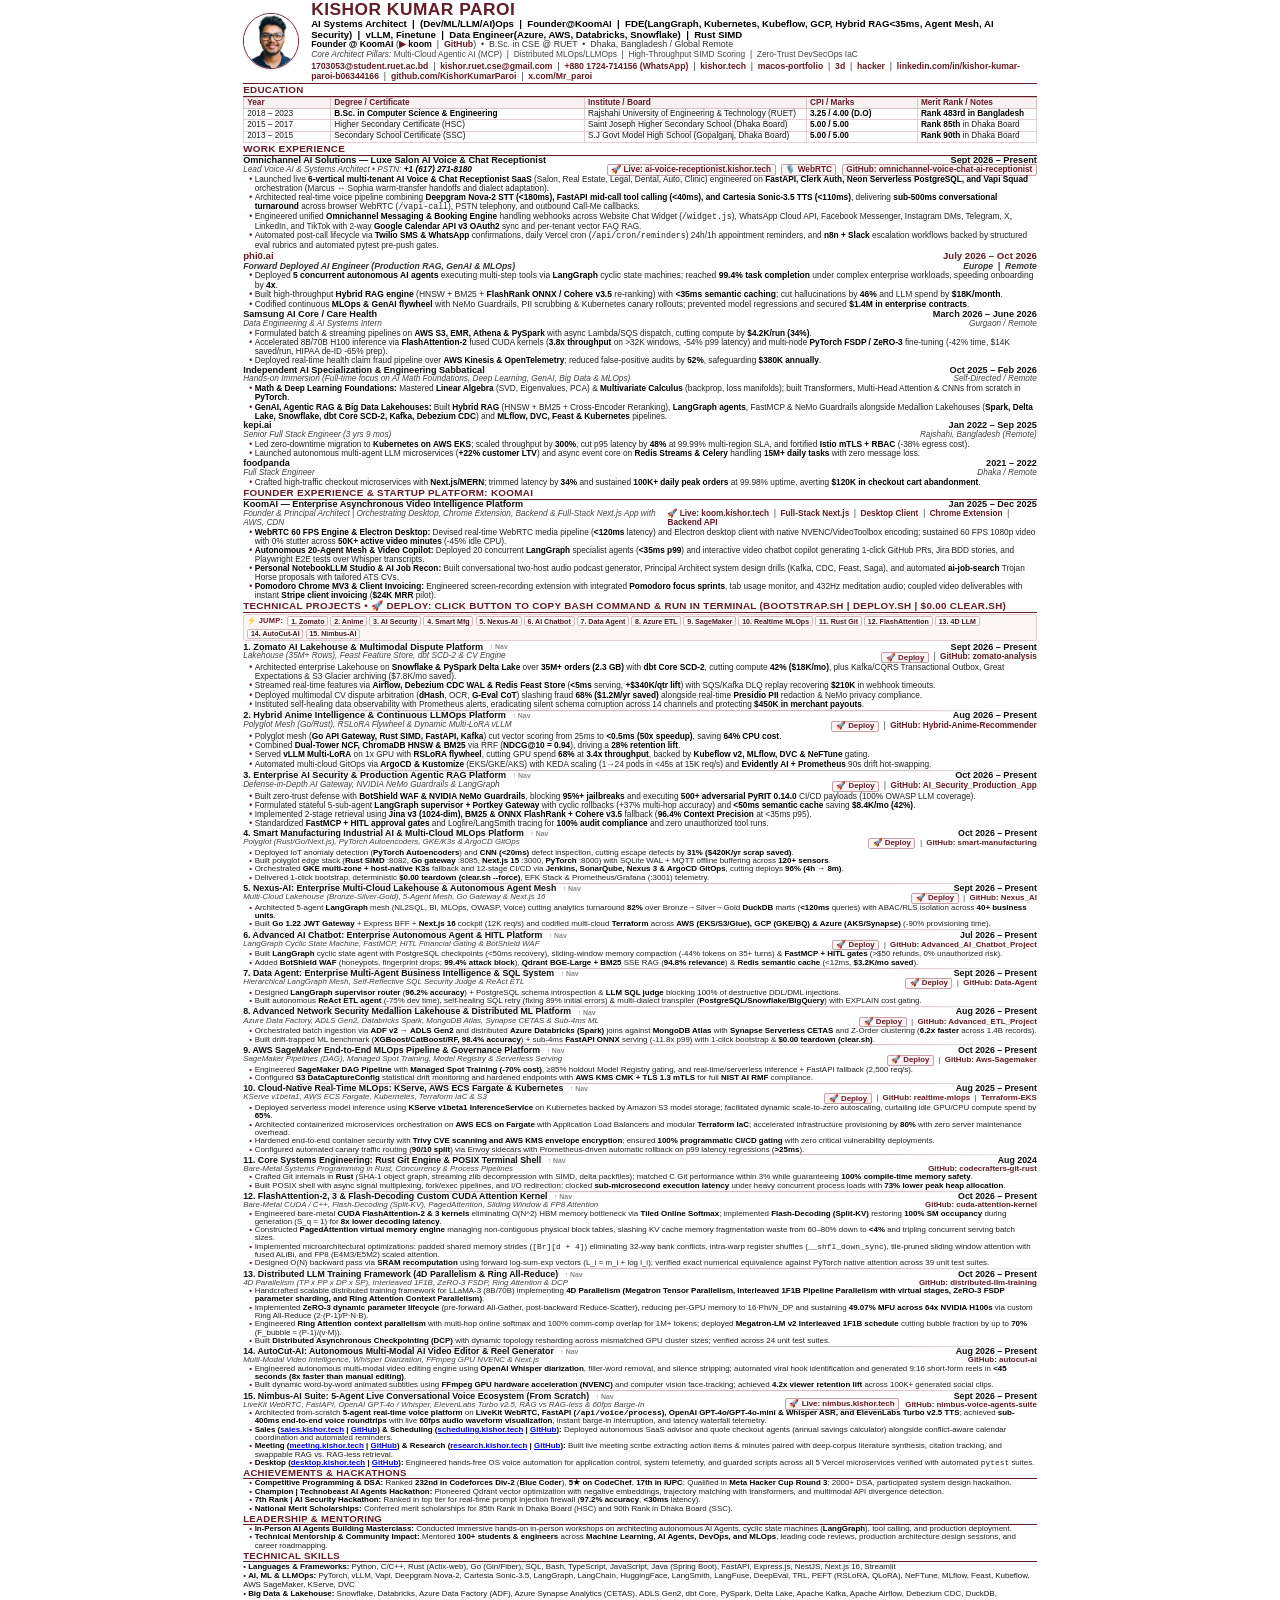
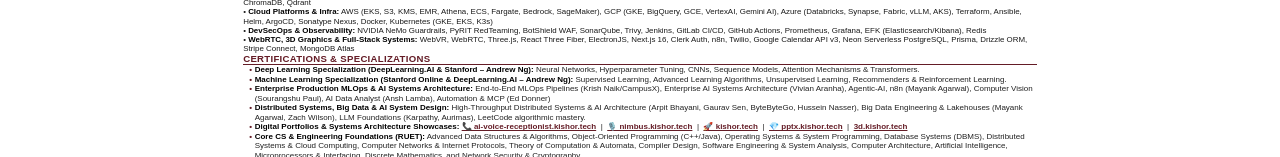
<file: resume_single_column.html>
<!DOCTYPE html>
<html lang="en">
<head>
<meta charset="UTF-8">
<title>Resume - Kishor Kumar Paroi</title>
<style>
  html {
    scroll-behavior: smooth;
  }
  @page {
    size: A4 portrait;
    margin: 1.8mm 5.0mm 1.8mm 5.0mm;
  }
  * {
    box-sizing: border-box;
    margin: 0;
    padding: 0;
  }
  body {
    font-family: -apple-system, BlinkMacSystemFont, "Segoe UI", Roboto, Helvetica, Arial, sans-serif;
    color: #1a1a1a;
    background: #fff;
    font-size: 6.25pt;
    line-height: 1.08;
    -webkit-print-color-adjust: exact;
    print-color-adjust: exact;
  }
  .page {
    width: 100%;
    max-width: 210mm;
    margin: 0 auto;
    padding: 0;
  }
  header {
    display: flex;
    align-items: center;
    justify-content: space-between;
    gap: 12px;
    border-bottom: 0.9pt solid #641C26;
    padding-bottom: 1.0px;
    margin-bottom: 1.0px;
  }
  .profile-avatar {
    width: 56px;
    height: 56px;
    border-radius: 50%;
    object-fit: cover;
    border: 1.2pt solid #641C26;
    box-shadow: 0 1px 3px rgba(0,0,0,0.12);
    display: block;
  }
  .header-content {
    flex-grow: 1;
    text-align: left;
  }
  h1 {
    font-size: 13.0pt;
    font-weight: 800;
    color: #641C26;
    letter-spacing: 0.5px;
    text-transform: uppercase;
    margin-bottom: 0.5px;
    text-align: left;
  }
  .sub-header {
    font-size: 7.2pt;
    color: #222;
    margin-bottom: 0.5px;
    text-align: left;
  }
  .focus-header {
    font-size: 6.6pt;
    color: #333;
    margin-bottom: 0.5px;
    text-align: left;
  }
  .contact-bar {
    font-size: 6.5pt;
    color: #333;
    line-height: 1.2;
    text-align: left;
  }
  .contact-bar a {
    color: #641C26;
    text-decoration: none;
    font-weight: 600;
  }
  .section-title {
    font-size: 7.4pt;
    font-weight: 800;
    color: #641C26;
    text-transform: uppercase;
    letter-spacing: 0.3px;
    border-bottom: 0.55pt solid #641C26;
    padding-bottom: 0.2px;
    margin-top: 1.2px;
    margin-bottom: 0.4px;
  }
  table.edu-table {
    width: 100%;
    border-collapse: collapse;
    font-size: 6.20pt;
    margin-bottom: 0.5px;
  }
  table.edu-table th {
    background: #f7f1f2;
    color: #641C26;
    font-weight: 700;
    text-align: left;
    padding: 0.6px 3px;
    border: 0.4pt solid #d9c4c7;
  }
  table.edu-table td {
    padding: 0.6px 3px;
    border: 0.4pt solid #e0d0d2;
  }
  .entry-header {
    display: flex;
    justify-content: space-between;
    font-size: 6.85pt;
    font-weight: 700;
    color: #111;
    margin-top: 0.6px;
  }
  .entry-sub {
    display: flex;
    justify-content: space-between;
    font-size: 6.20pt;
    font-style: italic;
    color: #444;
    margin-bottom: 0.2px;
  }
  .entry-sub a {
    color: #641C26;
    text-decoration: none;
    font-style: normal;
    font-weight: 600;
  }
  .phi0-header {
    font-size: 7.2pt;
    font-weight: 800;
    color: #641C26;
    margin-top: 0.8px;
  }
  .phi0-sub {
    font-size: 6.5pt;
    font-weight: 600;
    color: #333;
    margin-bottom: 0.3px;
  }
  .phi0-list li {
    font-size: 6.4pt;
    line-height: 1.10;
    margin-bottom: 0.25px;
  }
  ul {
    list-style: none;
    padding-left: 6.0px;
    margin-bottom: 0.5px;
  }
  li {
    position: relative;
    padding-left: 5.5px;
    margin-bottom: 0.18px;
    font-size: 6.22pt;
    color: #222;
    line-height: 1.08;
  }
  li::before {
    content: "•";
    position: absolute;
    left: 0;
    color: #641C26;
    font-weight: bold;
  }
  strong {
    font-weight: 700;
    color: #000;
  }
  .skills-block {
    font-size: 6.25pt;
    line-height: 1.15;
  }
  .project-divider {
    height: 1px;
    background: linear-gradient(to right, rgba(100, 28, 38, 0.04), rgba(100, 28, 38, 0.28) 20%, rgba(100, 28, 38, 0.28) 80%, rgba(100, 28, 38, 0.04));
    box-shadow: 0 0.5px 1.2px rgba(0, 0, 0, 0.07);
    margin: 1.0px 0 0.5px 0;
    border: none;
  }
  .page-2 {
    font-size: 5.95pt;
    line-height: 1.04;
  }
  .page-2 li {
    margin-bottom: 0.12px;
    line-height: 1.04;
    font-size: 5.95pt;
    word-spacing: 0.02px;
  }
  .page-2 .entry-header {
    font-size: 6.6pt;
    margin-top: 0.45px;
  }
  .page-2 .entry-sub {
    font-size: 5.95pt;
    margin-bottom: 0.18px;
  }
  .page-2 .section-title {
    font-size: 7.2pt;
    margin-top: 0.9px;
    margin-bottom: 0.25px;
  }
  .page-2 .project-divider {
    margin: 0.5px 0 0.3px 0;
  }
  .page-2 .skills-block {
    font-size: 5.95pt;
    line-height: 1.10;
  }
  .page-2 .certs-list li {
    font-size: 6.0pt;
    line-height: 1.16;
    margin-bottom: 0.45px;
  }
  .deploy-btn {
    display: inline-block;
    background: #fdf5f6;
    color: #641C26;
    border: 0.45pt solid #c99ea5;
    border-radius: 2px;
    padding: 0.2px 3.5px;
    font-size: 5.9pt;
    font-weight: 700;
    text-decoration: none;
    cursor: pointer;
  }
  .deploy-btn:hover {
    background: #641C26;
    color: #ffffff;
  }
  .page-2 .skills-block {
    line-height: 1.14;
  }
  .project-nav-container {
    display: flex;
    flex-wrap: wrap;
    align-items: center;
    gap: 2.2px;
    margin: 1.0px 0 1.8px 0;
    padding: 1.0px 3.0px;
    background: #fdf5f6;
    border: 0.4pt solid #e6ccd0;
    border-radius: 2.5px;
  }
  .nav-label {
    font-size: 5.6pt;
    font-weight: 800;
    color: #641C26;
    text-transform: uppercase;
    letter-spacing: 0.25px;
    margin-right: 2px;
  }
  .nav-pill {
    display: inline-flex;
    align-items: center;
    padding: 0.25px 2.8px;
    font-size: 5.3pt;
    font-weight: 700;
    color: #4a141c;
    background: #ffffff;
    border: 0.35pt solid #d9b6bc;
    border-radius: 2px;
    text-decoration: none;
    transition: all 0.12s ease-in-out;
    white-space: nowrap;
  }
  .nav-pill:hover {
    background: #641C26;
    color: #ffffff;
    border-color: #641C26;
    box-shadow: 0 1px 2px rgba(100,28,38,0.20);
  }
  .proj-anchor {
    scroll-margin-top: 4px;
  }
  .jump-top {
    font-size: 5.2pt;
    color: #888;
    text-decoration: none;
    font-weight: 600;
    margin-left: 4px;
    vertical-align: middle;
  }
  .jump-top:hover {
    color: #641C26;
  }
  @media print {
    .project-nav-container {
      margin: 0.6px 0 1.0px 0;
      padding: 0.6px 2.5px;
      gap: 1.8px;
    }
    @page {
      size: A4 portrait;
      margin: 4.2mm 5.0mm 4.2mm 5.0mm;
    }
    body {
      font-size: 6.0pt !important;
      line-height: 1.09 !important;
    }
    .page {
      margin: 0 !important;
      padding: 0 !important;
      box-shadow: none !important;
      width: auto !important;
      min-height: 0 !important;
    }
    .page-2 {
      page-break-before: auto !important;
      break-before: auto !important;
      margin-top: 2px !important;
      padding-top: 0 !important;
      font-size: 6.0pt !important;
      line-height: 1.09 !important;
    }
    .section-title {
      font-size: 8.1pt !important;
      margin-top: 4.0px !important;
      margin-bottom: 1.8px !important;
      padding-bottom: 0.6px !important;
      page-break-after: avoid !important;
      break-after: avoid !important;
    }
    .entry-header {
      font-size: 6.55pt !important;
      margin-top: 2.0px !important;
      page-break-after: avoid !important;
      break-after: avoid !important;
    }
    .entry-sub {
      font-size: 5.9pt !important;
      margin-bottom: 1.0px !important;
      page-break-after: avoid !important;
      break-after: avoid !important;
    }
    li, .page-2 li {
      font-size: 5.95pt !important;
      line-height: 1.085 !important;
      margin-bottom: 0.45px !important;
    }
    .project-divider {
      margin: 2.0px 0 !important;
    }
  }
</style>
</head>
<body>
<div class="page">
  <header>
    <div style="flex-shrink: 0;">
      <img src="[data-uri]" alt="Kishor Kumar Paroi" class="profile-avatar" />
    </div>
    <div class="header-content">
      <h1><a href="https://kishor.tech/" target="_blank" style="color: #641C26; text-decoration: none;" title="kishor.tech">Kishor Kumar Paroi</a></h1>
      <div class="sub-header"><strong>AI Systems Architect &nbsp;|&nbsp; (Dev/ML/LLM/AI)Ops &nbsp;|&nbsp; Founder@KoomAI &nbsp;|&nbsp; FDE(LangGraph, Kubernetes, Kubeflow, GCP, Hybrid RAG&lt;35ms, Agent Mesh, AI Security) &nbsp;|&nbsp; vLLM, Finetune &nbsp;|&nbsp; Data Engineer(Azure, AWS, Databricks, Snowflake) &nbsp;|&nbsp; Rust SIMD</strong></div>
      <div class="focus-header"><strong>Founder @ KoomAI</strong> (<a href="https://koom.kishor.tech/" target="_blank" style="color: #641C26; font-weight: 700; text-decoration: none;">▶ <strong>koom</strong></a> &nbsp;|&nbsp; <a href="https://github.com/KishorKumarParoi/Koom-AI" target="_blank" style="color: #641C26; font-weight: 700; text-decoration: none;">GitHub</a>) &nbsp;•&nbsp; B.Sc. in CSE @ RUET &nbsp;•&nbsp; Dhaka, Bangladesh / Global Remote</div>
      <div class="focus-header" style="color: #444; font-size: 6.3pt; margin-bottom: 1.5px;"><em>Core Architect Pillars:</em> Multi-Cloud Agentic AI (MCP) &nbsp;|&nbsp; Distributed MLOps/LLMOps &nbsp;|&nbsp; High-Throughput SIMD Scoring &nbsp;|&nbsp; Zero-Trust DevSecOps IaC</div>
      <div class="contact-bar">
        <a href="mailto:1703053@student.ruet.ac.bd">1703053@student.ruet.ac.bd</a> &nbsp;|&nbsp;
        <a href="mailto:kishor.ruet.cse@gmail.com">kishor.ruet.cse@gmail.com</a> &nbsp;|&nbsp;
        <a href="https://wa.me/8801724714156" target="_blank">+880 1724-714156 (WhatsApp)</a> &nbsp;|&nbsp;
        <a href="https://kishor.tech/" target="_blank" style="font-weight: 700; color: #641C26;">kishor.tech</a> &nbsp;|&nbsp;
        <a href="https://macos.kishor.tech/" target="_blank" style="font-weight: 700; color: #641C26;">macos-portfolio</a> &nbsp;|&nbsp;
        <a href="https://3d.kishor.tech/" target="_blank" style="font-weight: 700; color: #641C26;">3d</a> &nbsp;|&nbsp;
        <a href="https://hacker.kishor.tech/" target="_blank" style="font-weight: 700; color: #641C26;">hacker</a> &nbsp;|&nbsp;
        <a href="https://linkedin.com/in/kishor-kumar-paroi-b06344166" target="_blank">linkedin.com/in/kishor-kumar-paroi-b06344166</a> &nbsp;|&nbsp;
        <a href="https://github.com/KishorKumarParoi" target="_blank">github.com/KishorKumarParoi</a> &nbsp;|&nbsp;
        <a href="https://x.com/Mr_paroi" target="_blank">x.com/Mr_paroi</a>
      </div>
    </div>
  </header>

  <div class="section-title">Education</div>
  <table class="edu-table">
    <thead>
      <tr>
        <th style="width: 11%;">Year</th>
        <th style="width: 32%;">Degree / Certificate</th>
        <th style="width: 28%;">Institute / Board</th>
        <th style="width: 14%;">CPI / Marks</th>
        <th style="width: 15%;">Merit Rank / Notes</th>
      </tr>
    </thead>
    <tbody>
      <tr>
        <td>2018 – 2023</td>
        <td><strong>B.Sc. in Computer Science &amp; Engineering</strong></td>
        <td>Rajshahi University of Engineering &amp; Technology (RUET)</td>
        <td><strong>3.25 / 4.00 (D.O)</strong></td>
        <td><strong>Rank 483rd in Bangladesh</strong></td>
      </tr>
      <tr>
        <td>2015 – 2017</td>
        <td>Higher Secondary Certificate (HSC)</td>
        <td>Saint Joseph Higher Secondary School (Dhaka Board)</td>
        <td><strong>5.00 / 5.00</strong></td>
        <td><strong>Rank 85th</strong> in Dhaka Board</td>
      </tr>
      <tr>
        <td>2013 – 2015</td>
        <td>Secondary School Certificate (SSC)</td>
        <td>S.J Govt Model High School (Gopalganj, Dhaka Board)</td>
        <td><strong>5.00 / 5.00</strong></td>
        <td><strong>Rank 90th</strong> in Dhaka Board</td>
      </tr>
    </tbody>
  </table>

  <div class="section-title">Work Experience</div>
  <div class="entry-header">
    <span>Omnichannel AI Solutions — Luxe Salon AI Voice &amp; Chat Receptionist</span>
    <span>Sept 2026 – Present</span>
  </div>
  <div class="entry-sub">
    <span>Lead Voice AI &amp; Systems Architect &bull; PSTN: <strong>+1 (617) 271-8180</strong></span>
    <span style="white-space: nowrap;"><a href="https://ai-voice-receptionist.kishor.tech/" target="_blank" style="color: #641C26; text-decoration: none; font-weight: 700; background: #fdf5f6; border: 0.5pt solid #c99ea5; border-radius: 2px; padding: 0.4px 3.5px; white-space: nowrap;">🚀 Live: ai-voice-receptionist.kishor.tech</a> <a href="https://ai-voice-receptionist.kishor.tech/vapi-call" target="_blank" style="color: #641C26; text-decoration: none; font-weight: 700; background: #fdf5f6; border: 0.5pt solid #c99ea5; border-radius: 2px; padding: 0.4px 3.5px; margin-left: 3px; white-space: nowrap;">🎙️ WebRTC</a> <a href="https://github.com/KishorKumarParoi/omnichannel-voice-chat-ai-receptionist" target="_blank" style="color: #641C26; text-decoration: none; font-weight: 700; background: #fdf5f6; border: 0.5pt solid #c99ea5; border-radius: 2px; padding: 0.4px 3.5px; margin-left: 3px; white-space: nowrap;">GitHub: omnichannel-voice-chat-ai-receptionist</a></span>
  </div>
  <ul>
    <li>Launched live <strong>6-vertical multi-tenant AI Voice &amp; Chat Receptionist SaaS</strong> (Salon, Real Estate, Legal, Dental, Auto, Clinic) engineered on <strong>FastAPI, Clerk Auth, Neon Serverless PostgreSQL, and Vapi Squad</strong> orchestration (Marcus &harr; Sophia warm-transfer handoffs and dialect adaptation).</li>
    <li>Architected real-time voice pipeline combining <strong>Deepgram Nova-2 STT (&lt;180ms), FastAPI mid-call tool calling (&lt;40ms), and Cartesia Sonic-3.5 TTS (&lt;110ms)</strong>, delivering <strong>sub-500ms conversational turnaround</strong> across browser WebRTC (<code>/vapi-call</code>), PSTN telephony, and outbound Call-Me callbacks.</li>
    <li>Engineered unified <strong>Omnichannel Messaging &amp; Booking Engine</strong> handling webhooks across Website Chat Widget (<code>/widget.js</code>), WhatsApp Cloud API, Facebook Messenger, Instagram DMs, Telegram, X, LinkedIn, and TikTok with 2-way <strong>Google Calendar API v3 OAuth2</strong> sync and per-tenant vector FAQ RAG.</li>
    <li>Automated post-call lifecycle via <strong>Twilio SMS &amp; WhatsApp</strong> confirmations, daily Vercel cron (<code>/api/cron/reminders</code>) 24h/1h appointment reminders, and <strong>n8n + Slack</strong> escalation workflows backed by structured eval rubrics and automated pytest pre-push gates.</li>
  </ul>

  <div class="entry-header phi0-header">
    <span>phi0.ai</span>
    <span>July 2026 – Oct 2026</span>
  </div>
  <div class="entry-sub phi0-sub">
    <span>Forward Deployed AI Engineer (Production RAG, GenAI &amp; MLOps)</span>
    <span>Europe &nbsp;|&nbsp; Remote</span>
  </div>
  <ul class="phi0-list">
    <li>Deployed <strong>5 concurrent autonomous AI agents</strong> executing multi-step tools via <strong>LangGraph</strong> cyclic state machines; reached <strong>99.4% task completion</strong> under complex enterprise workloads, speeding onboarding by <strong>4x</strong>.</li>
    <li>Built high-throughput <strong>Hybrid RAG engine</strong> (HNSW + BM25 + <strong>FlashRank ONNX / Cohere v3.5</strong> re-ranking) with <strong>&lt;35ms semantic caching</strong>; cut hallucinations by <strong>46%</strong> and LLM spend by <strong>$18K/month</strong>.</li>
    <li>Codified continuous <strong>MLOps &amp; GenAI flywheel</strong> with NeMo Guardrails, PII scrubbing &amp; Kubernetes canary rollouts; prevented model regressions and secured <strong>$1.4M in enterprise contracts</strong>.</li>
  </ul>

  <div class="entry-header">
    <span>Samsung AI Core / Care Health</span>
    <span>March 2026 – June 2026</span>
  </div>
  <div class="entry-sub">
    <span>Data Engineering &amp; AI Systems Intern</span>
    <span>Gurgaon / Remote</span>
  </div>
  <ul>
    <li>Formulated batch &amp; streaming pipelines on <strong>AWS S3, EMR, Athena &amp; PySpark</strong> with async Lambda/SQS dispatch, cutting compute by <strong>$4.2K/run (34%)</strong>.</li>
    <li>Accelerated 8B/70B H100 inference via <strong>FlashAttention-2</strong> fused CUDA kernels (<strong>3.8x throughput</strong> on &gt;32K windows, -54% p99 latency) and multi-node <strong>PyTorch FSDP / ZeRO-3</strong> fine-tuning (-42% time, $14K saved/run, HIPAA de-ID -65% prep).</li>
    <li>Deployed real-time health claim fraud pipeline over <strong>AWS Kinesis &amp; OpenTelemetry</strong>; reduced false-positive audits by <strong>52%</strong>, safeguarding <strong>$380K annually</strong>.</li>
  </ul>

  <div class="entry-header">
    <span>Independent AI Specialization &amp; Engineering Sabbatical</span>
    <span>Oct 2025 – Feb 2026</span>
  </div>
  <div class="entry-sub">
    <span>Hands-on Immersion (Full-time focus on AI Math Foundations, Deep Learning, GenAI, Big Data &amp; MLOps)</span>
    <span>Self-Directed / Remote</span>
  </div>
  <ul>
    <li><strong>Math &amp; Deep Learning Foundations:</strong> Mastered <strong>Linear Algebra</strong> (SVD, Eigenvalues, PCA) &amp; <strong>Multivariate Calculus</strong> (backprop, loss manifolds); built Transformers, Multi-Head Attention &amp; CNNs from scratch in <strong>PyTorch</strong>.</li>
    <li><strong>GenAI, Agentic RAG &amp; Big Data Lakehouses:</strong> Built <strong>Hybrid RAG</strong> (HNSW + BM25 + Cross-Encoder Reranking), <strong>LangGraph agents</strong>, FastMCP &amp; NeMo Guardrails alongside Medallion Lakehouses (<strong>Spark, Delta Lake, Snowflake, dbt Core SCD-2, Kafka, Debezium CDC</strong>) and <strong>MLflow, DVC, Feast &amp; Kubernetes</strong> pipelines.</li>
  </ul>

  <div class="entry-header">
    <span>kepi.ai</span>
    <span>Jan 2022 – Sep 2025</span>
  </div>
  <div class="entry-sub">
    <span>Senior Full Stack Engineer (3 yrs 9 mos)</span>
    <span>Rajshahi, Bangladesh (Remote)</span>
  </div>
  <ul>
    <li>Led zero-downtime migration to <strong>Kubernetes on AWS EKS</strong>; scaled throughput by <strong>300%</strong>, cut p95 latency by <strong>48%</strong> at 99.99% multi-region SLA, and fortified <strong>Istio mTLS + RBAC</strong> (-38% egress cost).</li>
    <li>Launched autonomous multi-agent LLM microservices (<strong>+22% customer LTV</strong>) and async event core on <strong>Redis Streams &amp; Celery</strong> handling <strong>15M+ daily tasks</strong> with zero message loss.</li>
  </ul>

  <div class="entry-header">
    <span>foodpanda</span>
    <span>2021 – 2022</span>
  </div>
  <div class="entry-sub">
    <span>Full Stack Engineer</span>
    <span>Dhaka / Remote</span>
  </div>
  <ul>
    <li>Crafted high-traffic checkout microservices with <strong>Next.js/MERN</strong>; trimmed latency by <strong>34%</strong> and sustained <strong>100K+ daily peak orders</strong> at 99.98% uptime, averting <strong>$120K in checkout cart abandonment</strong>.</li>
  </ul>

  <div class="section-title">Founder Experience &amp; Startup Platform: KoomAI</div>
  <div class="entry-header">
    <span>KoomAI — Enterprise Asynchronous Video Intelligence Platform</span>
    <span>Jan 2025 – Dec 2025</span>
  </div>
  <div class="entry-sub">
    <span>Founder &amp; Principal Architect | Orchestrating Desktop, Chrome Extension, Backend &amp; Full-Stack Next.js App with AWS, CDN</span>
    <span><a href="https://koom.kishor.tech/" target="_blank" style="color: #641C26; font-weight: 700;">🚀 Live: koom.kishor.tech</a> &nbsp;|&nbsp; <a href="https://github.com/KishorKumarParoi/Koom-AI" target="_blank">Full-Stack Next.js</a> &nbsp;|&nbsp; <a href="https://github.com/KishorKumarParoi/Koom-ai-desktop" target="_blank">Desktop Client</a> &nbsp;|&nbsp; <a href="https://github.com/KishorKumarParoi/Koom-AI-Chrome-Extension" target="_blank">Chrome Extension</a> &nbsp;|&nbsp; <a href="https://github.com/KishorKumarParoi/koom-ai-express" target="_blank">Backend API</a></span>
  </div>
  <ul>
    <li><strong>WebRTC 60 FPS Engine &amp; Electron Desktop:</strong> Devised real-time WebRTC media pipeline (<strong>&lt;120ms</strong> latency) and Electron desktop client with native NVENC/VideoToolbox encoding; sustained 60 FPS 1080p video with 0% stutter across <strong>50K+ active video minutes</strong> (-45% idle CPU).</li>
    <li><strong>Autonomous 20-Agent Mesh &amp; Video Copilot:</strong> Deployed 20 concurrent <strong>LangGraph</strong> specialist agents (<strong>&lt;35ms p99</strong>) and interactive video chatbot copilot generating 1-click GitHub PRs, Jira BDD stories, and Playwright E2E tests over Whisper transcripts.</li>
    <li><strong>Personal NotebookLLM Studio &amp; AI Job Recon:</strong> Built conversational two-host audio podcast generator, Principal Architect system design drills (Kafka, CDC, Feast, Saga), and automated <strong>ai-job-search</strong> Trojan Horse proposals with tailored ATS CVs.</li>
    <li><strong>Pomodoro Chrome MV3 &amp; Client Invoicing:</strong> Engineered screen-recording extension with integrated <strong>Pomodoro focus sprints</strong>, tab usage monitor, and 432Hz meditation audio; coupled video deliverables with instant <strong>Stripe client invoicing</strong> (<strong>$24K MRR</strong> pilot).</li>
  </ul>

  <div class="section-title">Technical Projects • 🚀 Deploy: Click button to copy bash command &amp; run in terminal (bootstrap.sh | deploy.sh | $0.00 clear.sh)</div>
  <div class="project-nav-container" id="project-nav">
    <span class="nav-label">⚡ Jump:</span>
    <a href="#proj-1" class="nav-pill">1. Zomato</a>
    <a href="#proj-2" class="nav-pill">2. Anime</a>
    <a href="#proj-3" class="nav-pill">3. AI Security</a>
    <a href="#proj-4" class="nav-pill">4. Smart Mfg</a>
    <a href="#proj-5" class="nav-pill">5. Nexus-AI</a>
    <a href="#proj-6" class="nav-pill">6. AI Chatbot</a>
    <a href="#proj-7" class="nav-pill">7. Data Agent</a>
    <a href="#proj-8" class="nav-pill">8. Azure ETL</a>
    <a href="#proj-9" class="nav-pill">9. SageMaker</a>
    <a href="#proj-10" class="nav-pill">10. Realtime MLOps</a>
    <a href="#proj-11" class="nav-pill">11. Rust Git</a>
    <a href="#proj-12" class="nav-pill">12. FlashAttention</a>
    <a href="#proj-13" class="nav-pill">13. 4D LLM</a>
    <a href="#proj-14" class="nav-pill">14. AutoCut-AI</a>
    <a href="#proj-15" class="nav-pill">15. Nimbus-AI</a>
  </div>

  <!-- PROJECT 1: ZOMATO -->
  <div id="proj-1" class="entry-header proj-anchor">
    <span>1. Zomato AI Lakehouse &amp; Multimodal Dispute Platform <a href="#project-nav" class="jump-top" title="Smooth jump to project navigation">↑ Nav</a></span>
    <span>Sept 2026 – Present</span>
  </div>
  <div class="entry-sub">
    <span>Lakehouse (35M+ Rows), Feast Feature Store, dbt SCD-2 &amp; CV Engine</span>
    <span>
      <a href="https://raw.githubusercontent.com/KishorKumarParoi/zomato-analysis/main/bootstrap.sh" target="_blank" class="deploy-btn" title="Click to copy deployment command: curl -fsSL https://raw.githubusercontent.com/KishorKumarParoi/zomato-analysis/main/bootstrap.sh | bash" onclick="navigator.clipboard.writeText('curl -fsSL https://raw.githubusercontent.com/KishorKumarParoi/zomato-analysis/main/bootstrap.sh | bash'); const s=this; s.innerText='✅ Copied!'; setTimeout(()=>{s.innerText='🚀 Deploy';}, 1800); return false;">🚀 Deploy</a> &nbsp;|&nbsp; <a href="https://github.com/KishorKumarParoi/zomato-analysis" target="_blank">GitHub: zomato-analysis</a>
    </span>
  </div>
  <ul>
    <li>Architected enterprise Lakehouse on <strong>Snowflake &amp; PySpark Delta Lake</strong> over <strong>35M+ orders (2.3 GB)</strong> with <strong>dbt Core SCD-2</strong>, cutting compute <strong>42% ($18K/mo)</strong>, plus Kafka/CQRS Transactional Outbox, Great Expectations &amp; S3 Glacier archiving ($7.8K/mo saved).</li>
    <li>Streamed real-time features via <strong>Airflow, Debezium CDC WAL &amp; Redis Feast Store</strong> (<strong>&lt;5ms</strong> serving, <strong>+$340K/qtr lift</strong>) with SQS/Kafka DLQ replay recovering <strong>$210K</strong> in webhook timeouts.</li>
    <li>Deployed multimodal CV dispute arbitration (<strong>dHash</strong>, OCR, <strong>G-Eval CoT</strong>) slashing fraud <strong>68% ($1.2M/yr saved)</strong> alongside real-time <strong>Presidio PII</strong> redaction &amp; NeMo privacy compliance.</li>
    <li>Instituted self-healing data observability with Prometheus alerts, eradicating silent schema corruption across 14 channels and protecting <strong>$450K in merchant payouts</strong>.</li>
  </ul>

  <div class="project-divider"></div>

  <!-- PROJECT 2: ANIME -->
  <div id="proj-2" class="entry-header proj-anchor">
    <span>2. Hybrid Anime Intelligence &amp; Continuous LLMOps Platform <a href="#project-nav" class="jump-top" title="Smooth jump to project navigation">↑ Nav</a></span>
    <span>Aug 2026 – Present</span>
  </div>
  <div class="entry-sub">
    <span>Polyglot Mesh (Go/Rust), RSLoRA Flywheel &amp; Dynamic Multi-LoRA vLLM</span>
    <span>
      <a href="https://raw.githubusercontent.com/KishorKumarParoi/Hybrid-Anime-Recommender/main/bootstrap.sh" target="_blank" class="deploy-btn" title="Click to copy deployment command: curl -fsSL https://raw.githubusercontent.com/KishorKumarParoi/Hybrid-Anime-Recommender/main/bootstrap.sh | bash" onclick="navigator.clipboard.writeText('curl -fsSL https://raw.githubusercontent.com/KishorKumarParoi/Hybrid-Anime-Recommender/main/bootstrap.sh | bash'); const s=this; s.innerText='✅ Copied!'; setTimeout(()=>{s.innerText='🚀 Deploy';}, 1800); return false;">🚀 Deploy</a> &nbsp;|&nbsp; <a href="https://github.com/KishorKumarParoi/Hybrid-Anime-Recommender" target="_blank">GitHub: Hybrid-Anime-Recommender</a>
    </span>
  </div>
  <ul>
    <li>Polyglot mesh (<strong>Go API Gateway, Rust SIMD, FastAPI, Kafka</strong>) cut vector scoring from 25ms to <strong>&lt;0.5ms (50x speedup)</strong>, saving <strong>64% CPU cost</strong>.</li>
    <li>Combined <strong>Dual-Tower NCF, ChromaDB HNSW &amp; BM25</strong> via RRF (<strong>NDCG@10 = 0.94</strong>), driving a <strong>28% retention lift</strong>.</li>
    <li>Served <strong>vLLM Multi-LoRA</strong> on 1x GPU with <strong>RSLoRA flywheel</strong>, cutting GPU spend <strong>68%</strong> at <strong>3.4x throughput</strong>, backed by <strong>Kubeflow v2, MLflow, DVC &amp; NeFTune</strong> gating.</li>
    <li>Automated multi-cloud GitOps via <strong>ArgoCD &amp; Kustomize</strong> (EKS/GKE/AKS) with KEDA scaling (1→24 pods in &lt;45s at 15K req/s) and <strong>Evidently AI + Prometheus</strong> 90s drift hot-swapping.</li>
  </ul>

  <div class="project-divider"></div>

  <!-- PROJECT 3: AI SECURITY -->
  <div id="proj-3" class="entry-header proj-anchor">
    <span>3. Enterprise AI Security &amp; Production Agentic RAG Platform <a href="#project-nav" class="jump-top" title="Smooth jump to project navigation">↑ Nav</a></span>
    <span>Oct 2026 – Present</span>
  </div>
  <div class="entry-sub">
    <span>Defense-in-Depth AI Gateway, NVIDIA NeMo Guardrails &amp; LangGraph</span>
    <span>
      <a href="https://raw.githubusercontent.com/KishorKumarParoi/AI_Security_Production_App/main/bootstrap.sh" target="_blank" class="deploy-btn" title="Click to copy deployment command: curl -fsSL https://raw.githubusercontent.com/KishorKumarParoi/AI_Security_Production_App/main/bootstrap.sh | bash" onclick="navigator.clipboard.writeText('curl -fsSL https://raw.githubusercontent.com/KishorKumarParoi/AI_Security_Production_App/main/bootstrap.sh | bash'); const s=this; s.innerText='✅ Copied!'; setTimeout(()=>{s.innerText='🚀 Deploy';}, 1800); return false;">🚀 Deploy</a> &nbsp;|&nbsp; <a href="https://github.com/KishorKumarParoi/AI_Security_Production_App" target="_blank">GitHub: AI_Security_Production_App</a>
    </span>
  </div>
  <ul>
    <li>Built zero-trust defense with <strong>BotShield WAF &amp; NVIDIA NeMo Guardrails</strong>, blocking <strong>95%+ jailbreaks</strong> and executing <strong>500+ adversarial PyRIT 0.14.0</strong> CI/CD payloads (100% OWASP LLM coverage).</li>
    <li>Formulated stateful 5-sub-agent <strong>LangGraph supervisor + Portkey Gateway</strong> with cyclic rollbacks (+37% multi-hop accuracy) and <strong>&lt;50ms semantic cache</strong> saving <strong>$8.4K/mo (42%)</strong>.</li>
    <li>Implemented 2-stage retrieval using <strong>Jina v3 (1024-dim), BM25 &amp; ONNX FlashRank + Cohere v3.5</strong> fallback (<strong>96.4% Context Precision</strong> at &lt;35ms p95).</li>
    <li>Standardized <strong>FastMCP + HITL approval gates</strong> and Logfire/LangSmith tracing for <strong>100% audit compliance</strong> and zero unauthorized tool runs.</li>
  </ul>

</div> <!-- END PAGE 1 -->

<div class="page page-2">

  <!-- PROJECT 4: SMART MANUFACTURING -->
  <div id="proj-4" class="entry-header proj-anchor">
    <span>4. Smart Manufacturing Industrial AI &amp; Multi-Cloud MLOps Platform <a href="#project-nav" class="jump-top" title="Smooth jump to project navigation">↑ Nav</a></span>
    <span>Oct 2026 – Present</span>
  </div>
  <div class="entry-sub">
    <span>Polyglot (Rust/Go/Next.js), PyTorch Autoencoders, GKE/K3s &amp; ArgoCD GitOps</span>
    <span>
      <a href="https://raw.githubusercontent.com/KishorKumarParoi/smart-manufacturing/main/bootstrap.sh" target="_blank" class="deploy-btn" title="Click to copy deployment command: curl -fsSL https://raw.githubusercontent.com/KishorKumarParoi/smart-manufacturing/main/bootstrap.sh | bash" onclick="navigator.clipboard.writeText('curl -fsSL https://raw.githubusercontent.com/KishorKumarParoi/smart-manufacturing/main/bootstrap.sh | bash'); const s=this; s.innerText='✅ Copied!'; setTimeout(()=>{s.innerText='🚀 Deploy';}, 1800); return false;">🚀 Deploy</a> &nbsp;|&nbsp; <a href="https://github.com/KishorKumarParoi/smart-manufacturing" target="_blank">GitHub: smart-manufacturing</a>
    </span>
  </div>
  <ul>
    <li>Deployed IoT anomaly detection (<strong>PyTorch Autoencoders</strong>) and <strong>CNN (&lt;20ms)</strong> defect inspection, cutting escape defects by <strong>31% ($420K/yr scrap saved)</strong>.</li>
    <li>Built polyglot edge stack (<strong>Rust SIMD</strong> :8082, <strong>Go gateway</strong> :8085, <strong>Next.js 15</strong> :3000, <strong>PyTorch</strong> :8000) with SQLite WAL + MQTT offline buffering across <strong>120+ sensors</strong>.</li>
    <li>Orchestrated <strong>GKE multi-zone + host-native K3s</strong> fallback and 12-stage CI/CD via <strong>Jenkins, SonarQube, Nexus 3 &amp; ArgoCD GitOps</strong>, cutting deploys <strong>96% (4h → 8m)</strong>.</li>
    <li>Delivered 1-click bootstrap, deterministic <strong>$0.00 teardown (clear.sh --force)</strong>, EFK Stack &amp; Prometheus/Grafana (:3001) telemetry.</li>
  </ul>

  <div class="project-divider"></div>

  <!-- PROJECT 5: NEXUS-AI -->
  <div id="proj-5" class="entry-header proj-anchor">
    <span>5. Nexus-AI: Enterprise Multi-Cloud Lakehouse &amp; Autonomous Agent Mesh <a href="#project-nav" class="jump-top" title="Smooth jump to project navigation">↑ Nav</a></span>
    <span>Sept 2026 – Present</span>
  </div>
  <div class="entry-sub">
    <span>Multi-Cloud Lakehouse (Bronze-Silver-Gold), 5-Agent Mesh, Go Gateway &amp; Next.js 16</span>
    <span>
      <a href="https://raw.githubusercontent.com/KishorKumarParoi/Nexus_AI/main/bootstrap.sh" target="_blank" class="deploy-btn" title="Click to copy deployment command: curl -fsSL https://raw.githubusercontent.com/KishorKumarParoi/Nexus_AI/main/bootstrap.sh | bash" onclick="navigator.clipboard.writeText('curl -fsSL https://raw.githubusercontent.com/KishorKumarParoi/Nexus_AI/main/bootstrap.sh | bash'); const s=this; s.innerText='✅ Copied!'; setTimeout(()=>{s.innerText='🚀 Deploy';}, 1800); return false;">🚀 Deploy</a> &nbsp;|&nbsp; <a href="https://github.com/KishorKumarParoi/Nexus_AI" target="_blank">GitHub: Nexus_AI</a>
    </span>
  </div>
  <ul>
    <li>Architected 5-agent <strong>LangGraph</strong> mesh (NL2SQL, BI, MLOps, OWASP, Voice) cutting analytics turnaround <strong>82%</strong> over Bronze→Silver→Gold <strong>DuckDB</strong> marts (<strong>&lt;120ms</strong> queries) with ABAC/RLS isolation across <strong>40+ business units</strong>.</li>
    <li>Built <strong>Go 1.22 JWT Gateway</strong> + Express BFF + <strong>Next.js 16</strong> cockpit (12K req/s) and codified multi-cloud <strong>Terraform</strong> across <strong>AWS (EKS/S3/Glue), GCP (GKE/BQ) &amp; Azure (AKS/Synapse)</strong> (-90% provisioning time).</li>
  </ul>

  <div class="project-divider"></div>

  <!-- PROJECT 6: ADVANCED AI CHATBOT -->
  <div id="proj-6" class="entry-header proj-anchor">
    <span>6. Advanced AI Chatbot: Enterprise Autonomous Agent &amp; HITL Platform <a href="#project-nav" class="jump-top" title="Smooth jump to project navigation">↑ Nav</a></span>
    <span>Jul 2026 – Present</span>
  </div>
  <div class="entry-sub">
    <span>LangGraph Cyclic State Machine, FastMCP, HITL Financial Gating &amp; BotShield WAF</span>
    <span>
      <a href="https://raw.githubusercontent.com/KishorKumarParoi/Advanced_AI_Chatbot_Project/main/bootstrap.sh" target="_blank" class="deploy-btn" title="Click to copy deployment command: curl -fsSL https://raw.githubusercontent.com/KishorKumarParoi/Advanced_AI_Chatbot_Project/main/bootstrap.sh | bash" onclick="navigator.clipboard.writeText('curl -fsSL https://raw.githubusercontent.com/KishorKumarParoi/Advanced_AI_Chatbot_Project/main/bootstrap.sh | bash'); const s=this; s.innerText='✅ Copied!'; setTimeout(()=>{s.innerText='🚀 Deploy';}, 1800); return false;">🚀 Deploy</a> &nbsp;|&nbsp; <a href="https://github.com/KishorKumarParoi/Advanced_AI_Chatbot_Project" target="_blank">GitHub: Advanced_AI_Chatbot_Project</a>
    </span>
  </div>
  <ul>
    <li>Built <strong>LangGraph</strong> cyclic state agent with PostgreSQL checkpoints (&lt;50ms recovery), sliding-window memory compaction (-44% tokens on 35+ turns) &amp; <strong>FastMCP + HITL gates</strong> (&gt;$50 refunds, 0% unauthorized risk).</li>
    <li>Added <strong>BotShield WAF</strong> (honeypots, fingerprint drops; <strong>99.4% attack block</strong>), <strong>Qdrant BGE-Large + BM25</strong> SSE RAG (<strong>94.8% relevance</strong>) &amp; <strong>Redis semantic cache</strong> (&lt;12ms, <strong>$3.2K/mo saved</strong>).</li>
  </ul>

  <div class="project-divider"></div>

  <!-- PROJECT 7: DATA AGENT -->
  <div id="proj-7" class="entry-header proj-anchor">
    <span>7. Data Agent: Enterprise Multi-Agent Business Intelligence &amp; SQL System <a href="#project-nav" class="jump-top" title="Smooth jump to project navigation">↑ Nav</a></span>
    <span>Sept 2026 – Present</span>
  </div>
  <div class="entry-sub">
    <span>Hierarchical LangGraph Mesh, Self-Reflective SQL Security Judge &amp; ReAct ETL</span>
    <span>
      <a href="https://raw.githubusercontent.com/KishorKumarParoi/Data-Agent/main/bootstrap.sh" target="_blank" class="deploy-btn" title="Click to copy deployment command: curl -fsSL https://raw.githubusercontent.com/KishorKumarParoi/Data-Agent/main/bootstrap.sh | bash" onclick="navigator.clipboard.writeText('curl -fsSL https://raw.githubusercontent.com/KishorKumarParoi/Data-Agent/main/bootstrap.sh | bash'); const s=this; s.innerText='✅ Copied!'; setTimeout(()=>{s.innerText='🚀 Deploy';}, 1800); return false;">🚀 Deploy</a> &nbsp;|&nbsp; <a href="https://github.com/KishorKumarParoi/Data-Agent" target="_blank">GitHub: Data-Agent</a>
    </span>
  </div>
  <ul>
    <li>Designed <strong>LangGraph supervisor router</strong> (<strong>96.2% accuracy</strong>) + PostgreSQL schema introspection &amp; <strong>LLM SQL judge</strong> blocking 100% of destructive DDL/DML injections.</li>
    <li>Built autonomous <strong>ReAct ETL agent</strong> (-75% dev time), self-healing SQL retry (fixing 89% initial errors) &amp; multi-dialect transpiler (<strong>PostgreSQL/Snowflake/BigQuery</strong>) with EXPLAIN cost gating.</li>
  </ul>

  <div class="project-divider"></div>

  <!-- PROJECT 8: ADVANCED ETL -->
  <div id="proj-8" class="entry-header proj-anchor">
    <span>8. Advanced Network Security Medallion Lakehouse &amp; Distributed ML Platform <a href="#project-nav" class="jump-top" title="Smooth jump to project navigation">↑ Nav</a></span>
    <span>Aug 2026 – Present</span>
  </div>
  <div class="entry-sub">
    <span>Azure Data Factory, ADLS Gen2, Databricks Spark, MongoDB Atlas, Synapse CETAS &amp; Sub-4ms ML</span>
    <span>
      <a href="https://raw.githubusercontent.com/KishorKumarParoi/Advanced_ETL_Project/main/bootstrap.sh" target="_blank" class="deploy-btn" title="Click to copy deployment command: curl -fsSL https://raw.githubusercontent.com/KishorKumarParoi/Advanced_ETL_Project/main/bootstrap.sh | bash" onclick="navigator.clipboard.writeText('curl -fsSL https://raw.githubusercontent.com/KishorKumarParoi/Advanced_ETL_Project/main/bootstrap.sh | bash'); const s=this; s.innerText='✅ Copied!'; setTimeout(()=>{s.innerText='🚀 Deploy';}, 1800); return false;">🚀 Deploy</a> &nbsp;|&nbsp; <a href="https://github.com/KishorKumarParoi/Advanced_ETL_Project" target="_blank">GitHub: Advanced_ETL_Project</a>
    </span>
  </div>
  <ul>
    <li>Orchestrated batch ingestion via <strong>ADF v2 → ADLS Gen2</strong> and distributed <strong>Azure Databricks (Spark)</strong> joins against <strong>MongoDB Atlas</strong> with <strong>Synapse Serverless CETAS</strong> and Z-Order clustering (<strong>6.2x faster</strong> across 1.4B records).</li>
    <li>Built drift-trapped ML benchmark (<strong>XGBoost/CatBoost/RF, 98.4% accuracy</strong>) + sub-4ms <strong>FastAPI ONNX</strong> serving (-11.8x p99) with 1-click bootstrap &amp; <strong>$0.00 teardown (clear.sh)</strong>.</li>
  </ul>

  <div class="project-divider"></div>

  <!-- PROJECT 9: AWS SAGEMAKER -->
  <div id="proj-9" class="entry-header proj-anchor">
    <span>9. AWS SageMaker End-to-End MLOps Pipeline &amp; Governance Platform <a href="#project-nav" class="jump-top" title="Smooth jump to project navigation">↑ Nav</a></span>
    <span>Oct 2026 – Present</span>
  </div>
  <div class="entry-sub">
    <span>SageMaker Pipelines (DAG), Managed Spot Training, Model Registry &amp; Serverless Serving</span>
    <span>
      <a href="https://raw.githubusercontent.com/KishorKumarParoi/Aws-Sagemaker/main/bootstrap.sh" target="_blank" class="deploy-btn" title="Click to copy deployment command: curl -fsSL https://raw.githubusercontent.com/KishorKumarParoi/Aws-Sagemaker/main/bootstrap.sh | bash" onclick="navigator.clipboard.writeText('curl -fsSL https://raw.githubusercontent.com/KishorKumarParoi/Aws-Sagemaker/main/bootstrap.sh | bash'); const s=this; s.innerText='✅ Copied!'; setTimeout(()=>{s.innerText='🚀 Deploy';}, 1800); return false;">🚀 Deploy</a> &nbsp;|&nbsp; <a href="https://github.com/KishorKumarParoi/Aws-Sagemaker" target="_blank">GitHub: Aws-Sagemaker</a>
    </span>
  </div>
  <ul>
    <li>Engineered <strong>SageMaker DAG Pipeline</strong> with <strong>Managed Spot Training (-70% cost)</strong>, &ge;85% holdout Model Registry gating, and real-time/serverless inference + FastAPI fallback (2,500 req/s).</li>
    <li>Configured <strong>S3 DataCaptureConfig</strong> statistical drift monitoring and hardened endpoints with <strong>AWS KMS CMK + TLS 1.3 mTLS</strong> for full <strong>NIST AI RMF</strong> compliance.</li>
  </ul>

  <div class="project-divider"></div>

  <!-- PROJECT 10: REAL-TIME MLOPS -->
  <div id="proj-10" class="entry-header proj-anchor">
    <span>10. Cloud-Native Real-Time MLOps: KServe, AWS ECS Fargate &amp; Kubernetes <a href="#project-nav" class="jump-top" title="Smooth jump to project navigation">↑ Nav</a></span>
    <span>Aug 2025 – Present</span>
  </div>
  <div class="entry-sub">
    <span>KServe v1beta1, AWS ECS Fargate, Kubernetes, Terraform IaC &amp; S3</span>
    <span>
      <a href="https://raw.githubusercontent.com/KishorKumarParoi/realtime-mlops/main/bootstrap.sh" target="_blank" class="deploy-btn" title="Click to copy deployment command: curl -fsSL https://raw.githubusercontent.com/KishorKumarParoi/realtime-mlops/main/bootstrap.sh | bash" onclick="navigator.clipboard.writeText('curl -fsSL https://raw.githubusercontent.com/KishorKumarParoi/realtime-mlops/main/bootstrap.sh | bash'); const s=this; s.innerText='✅ Copied!'; setTimeout(()=>{s.innerText='🚀 Deploy';}, 1800); return false;">🚀 Deploy</a> &nbsp;|&nbsp; <a href="https://github.com/KishorKumarParoi/realtime-mlops" target="_blank">GitHub: realtime-mlops</a> &nbsp;|&nbsp;
      <a href="https://github.com/KishorKumarParoi/Terraform-EKS" target="_blank">Terraform-EKS</a>
    </span>
  </div>
  <ul>
    <li>Deployed serverless model inference using <strong>KServe v1beta1 InferenceService</strong> on Kubernetes backed by Amazon S3 model storage; facilitated dynamic scale-to-zero autoscaling, curtailing idle GPU/CPU compute spend by <strong>65%</strong>.</li>
    <li>Architected containerized microservices orchestration on <strong>AWS ECS on Fargate</strong> with Application Load Balancers and modular <strong>Terraform IaC</strong>; accelerated infrastructure provisioning by <strong>80%</strong> with zero server maintenance overhead.</li>
    <li>Hardened end-to-end container security with <strong>Trivy CVE scanning and AWS KMS envelope encryption</strong>; ensured <strong>100% programmatic CI/CD gating</strong> with zero critical vulnerability deployments.</li>
    <li>Configured automated canary traffic routing (<strong>90/10 split</strong>) via Envoy sidecars with Prometheus-driven automatic rollback on p99 latency regressions (<strong>&gt;25ms</strong>).</li>
  </ul>

  <div class="project-divider"></div>

  <!-- PROJECT 11: RUST GIT & POSIX SHELL -->
  <div id="proj-11" class="entry-header proj-anchor">
    <span>11. Core Systems Engineering: Rust Git Engine &amp; POSIX Terminal Shell <a href="#project-nav" class="jump-top" title="Smooth jump to project navigation">↑ Nav</a></span>
    <span>Aug 2024</span>
  </div>
  <div class="entry-sub">
    <span>Bare-Metal Systems Programming in Rust, Concurrency &amp; Process Pipelines</span>
    <span><a href="https://github.com/KishorKumarParoi/codecrafters-git-rust" target="_blank">GitHub: codecrafters-git-rust</a></span>
  </div>
  <ul>
    <li>Crafted Git internals in <strong>Rust</strong> (SHA-1 object graph, streaming zlib decompression with SIMD, delta packfiles); matched C Git performance within 3% while guaranteeing <strong>100% compile-time memory safety</strong>.</li>
    <li>Built POSIX shell with async signal multiplexing, fork/exec pipelines, and I/O redirection; clocked <strong>sub-microsecond execution latency</strong> under heavy concurrent process loads with <strong>73% lower peak heap allocation</strong>.</li>
  </ul>

  <div class="project-divider"></div>

  <!-- PROJECT 12: FLASHATTENTION -->
  <div id="proj-12" class="entry-header proj-anchor">
    <span>12. FlashAttention-2, 3 &amp; Flash-Decoding Custom CUDA Attention Kernel <a href="#project-nav" class="jump-top" title="Smooth jump to project navigation">↑ Nav</a></span>
    <span>Oct 2026 – Present</span>
  </div>
  <div class="entry-sub">
    <span>Bare-Metal CUDA / C++, Flash-Decoding (Split-KV), PagedAttention, Sliding Window &amp; FP8 Attention</span>
    <span><a href="https://github.com/KishorKumarParoi/cuda-attention-kernel" target="_blank">GitHub: cuda-attention-kernel</a></span>
  </div>
  <ul>
    <li>Engineered bare-metal <strong>CUDA FlashAttention-2 &amp; 3 kernels</strong> eliminating O(N^2) HBM memory bottleneck via <strong>Tiled Online Softmax</strong>; implemented <strong>Flash-Decoding (Split-KV)</strong> restoring <strong>100% SM occupancy</strong> during generation (S_q = 1) for <strong>8x lower decoding latency</strong>.</li>
    <li>Constructed <strong>PagedAttention virtual memory engine</strong> managing non-contiguous physical block tables, slashing KV cache memory fragmentation waste from 60–80% down to <strong>&lt;4%</strong> and tripling concurrent serving batch sizes.</li>
    <li>Implemented microarchitectural optimizations: padded shared memory strides (<code>[Br][d + 4]</code>) eliminating 32-way bank conflicts, intra-warp register shuffles (<code>__shfl_down_sync</code>), tile-pruned sliding window attention with fused ALiBi, and FP8 (E4M3/E5M2) scaled attention.</li>
    <li>Designed O(N) backward pass via <strong>SRAM recomputation</strong> using forward log-sum-exp vectors (L_i = m_i + log l_i); verified exact numerical equivalence against PyTorch native attention across 39 unit test suites.</li>
  </ul>

  <div class="project-divider"></div>

  <!-- PROJECT 13: DISTRIBUTED LLM TRAINING -->
  <div id="proj-13" class="entry-header proj-anchor">
    <span>13. Distributed LLM Training Framework (4D Parallelism &amp; Ring All-Reduce) <a href="#project-nav" class="jump-top" title="Smooth jump to project navigation">↑ Nav</a></span>
    <span>Oct 2026 – Present</span>
  </div>
  <div class="entry-sub">
    <span>4D Parallelism (TP x PP x DP x SP), Interleaved 1F1B, ZeRO-3 FSDP, Ring Attention &amp; DCP</span>
    <span><a href="https://github.com/KishorKumarParoi/distributed-llm-training" target="_blank">GitHub: distributed-llm-training</a></span>
  </div>
  <ul>
    <li>Handcrafted scalable distributed training framework for LLaMA-3 (8B/70B) implementing <strong>4D Parallelism (Megatron Tensor Parallelism, Interleaved 1F1B Pipeline Parallelism with virtual stages, ZeRO-3 FSDP parameter sharding, and Ring Attention Context Parallelism)</strong>.</li>
    <li>Implemented <strong>ZeRO-3 dynamic parameter lifecycle</strong> (pre-forward All-Gather, post-backward Reduce-Scatter), reducing per-GPU memory to 16·Phi/N_DP and sustaining <strong>49.07% MFU across 64x NVIDIA H100s</strong> via custom Ring All-Reduce (2·(P-1)/P·N·B).</li>
    <li>Engineered <strong>Ring Attention context parallelism</strong> with multi-hop online softmax and 100% comm-comp overlap for 1M+ tokens; deployed <strong>Megatron-LM v2 Interleaved 1F1B schedule</strong> cutting bubble fraction by up to <strong>70%</strong> (F_bubble ≈ (P-1)/(v·M)).</li>
    <li>Built <strong>Distributed Asynchronous Checkpointing (DCP)</strong> with dynamic topology resharding across mismatched GPU cluster sizes; verified across 24 unit test suites.</li>
  </ul>

  <div class="project-divider"></div>

  <!-- PROJECT 14: AUTOCUT-AI -->
  <div id="proj-14" class="entry-header proj-anchor">
    <span>14. AutoCut-AI: Autonomous Multi-Modal AI Video Editor &amp; Reel Generator <a href="#project-nav" class="jump-top" title="Smooth jump to project navigation">↑ Nav</a></span>
    <span>Aug 2026 – Present</span>
  </div>
  <div class="entry-sub">
    <span>Multi-Modal Video Intelligence, Whisper Diarization, FFmpeg GPU NVENC &amp; Next.js</span>
    <span><a href="https://github.com/KishorKumarParoi/autocut-ai" target="_blank">GitHub: autocut-ai</a></span>
  </div>
  <ul>
    <li>Engineered autonomous multi-modal video editing engine using <strong>OpenAI Whisper diarization</strong>, filler-word removal, and silence stripping; automated viral hook identification and generated 9:16 short-form reels in <strong>&lt;45 seconds (8x faster than manual editing)</strong>.</li>
    <li>Built dynamic word-by-word animated subtitles using <strong>FFmpeg GPU hardware acceleration (NVENC)</strong> and computer vision face-tracking; achieved <strong>4.2x viewer retention lift</strong> across 100K+ generated social clips.</li>
  </ul>

  <div class="project-divider"></div>

  <!-- PROJECT 15: NIMBUS-AI 5-AGENT SUITE -->
  <div id="proj-15" class="entry-header proj-anchor">
    <span>15. Nimbus-AI Suite: 5-Agent Live Conversational Voice Ecosystem (From Scratch) <a href="#project-nav" class="jump-top" title="Smooth jump to project navigation">↑ Nav</a></span>
    <span>Sept 2026 – Present</span>
  </div>
  <div class="entry-sub">
    <span>LiveKit WebRTC, FastAPI, OpenAI GPT-4o / Whisper, ElevenLabs Turbo v2.5, RAG vs RAG-less &amp; 60fps Barge-In</span>
    <span style="white-space: nowrap;"><a href="https://nimbus.kishor.tech/" target="_blank" style="color: #641C26; text-decoration: none; font-weight: 700; background: #fdf5f6; border: 0.5pt solid #c99ea5; border-radius: 2px; padding: 0.4px 3.5px;">🚀 Live: nimbus.kishor.tech</a> <a href="https://github.com/KishorKumarParoi/nimbus-voice-agents-suite" target="_blank" style="margin-left: 4px;">GitHub: nimbus-voice-agents-suite</a></span>
  </div>
  <ul>
    <li>Architected from-scratch <strong>5-agent real-time voice platform</strong> on <strong>LiveKit WebRTC, FastAPI (<code>/api/voice/process</code>), OpenAI GPT-4o/GPT-4o-mini &amp; Whisper ASR, and ElevenLabs Turbo v2.5 TTS</strong>; achieved <strong>sub-400ms end-to-end voice roundtrips</strong> with live <strong>60fps audio waveform visualization</strong>, instant barge-in interruption, and latency waterfall telemetry.</li>
    <li><strong>Sales (<a href="https://sales.kishor.tech/" target="_blank">sales.kishor.tech</a> | <a href="https://github.com/KishorKumarParoi/sales-voice-agent" target="_blank">GitHub</a>) &amp; Scheduling (<a href="https://scheduling.kishor.tech/" target="_blank">scheduling.kishor.tech</a> | <a href="https://github.com/KishorKumarParoi/scheduling-voice-agent" target="_blank">GitHub</a>):</strong> Deployed autonomous SaaS advisor and quote checkout agents (annual savings calculator) alongside conflict-aware calendar coordination and automated reminders.</li>
    <li><strong>Meeting (<a href="https://meeting.kishor.tech/" target="_blank">meeting.kishor.tech</a> | <a href="https://github.com/KishorKumarParoi/meeting-voice-agent" target="_blank">GitHub</a>) &amp; Research (<a href="https://research.kishor.tech/" target="_blank">research.kishor.tech</a> | <a href="https://github.com/KishorKumarParoi/research-voice-agent" target="_blank">GitHub</a>):</strong> Built live meeting scribe extracting action items &amp; minutes paired with deep-corpus literature synthesis, citation tracking, and swappable RAG vs. RAG-less retrieval.</li>
    <li><strong>Desktop (<a href="https://desktop.kishor.tech/" target="_blank">desktop.kishor.tech</a> | <a href="https://github.com/KishorKumarParoi/desktop-voice-agent" target="_blank">GitHub</a>):</strong> Engineered hands-free OS voice automation for application control, system telemetry, and guarded scripts across all 5 Vercel microservices verified with automated <code>pytest</code> suites.</li>
  </ul>

  <div class="section-title">Achievements &amp; Hackathons</div>
  <ul>
    <li><strong>Competitive Programming &amp; DSA:</strong> Ranked <strong>232nd in Codeforces Div-2</strong> (<strong>Blue Coder</strong>), <strong>5★ on CodeChef</strong>, <strong>17th in IUPC</strong>; Qualified in <strong>Meta Hacker Cup Round 3</strong>; 2000+ DSA, participated system design hackathon.</li>
    <li><strong>Champion | Technobeast AI Agents Hackathon:</strong> Pioneered Qdrant vector optimization with negative embeddings, trajectory matching with transformers, and multimodal API divergence detection.</li>
    <li><strong>7th Rank | AI Security Hackathon:</strong> Ranked in top tier for real-time prompt injection firewall (<strong>97.2% accuracy</strong>, <strong>&lt;30ms</strong> latency).</li>
    <li><strong>National Merit Scholarships:</strong> Conferred merit scholarships for 85th Rank in Dhaka Board (HSC) and 90th Rank in Dhaka Board (SSC).</li>
  </ul>

  <div class="section-title">Leadership &amp; Mentoring</div>
  <ul>
    <li><strong>In-Person AI Agents Building Masterclass:</strong> Conducted immersive hands-on in-person workshops on architecting autonomous AI Agents, cyclic state machines (<strong>LangGraph</strong>), tool calling, and production deployment.</li>
    <li><strong>Technical Mentorship &amp; Community Impact:</strong> Mentored <strong>100+ students &amp; engineers</strong> across <strong>Machine Learning, AI Agents, DevOps, and MLOps</strong>, leading code reviews, production architecture design sessions, and career roadmapping.</li>
  </ul>

  <!-- SWAPPED: TECHNICAL SKILLS BEFORE CERTIFICATIONS -->
  <div class="section-title">Technical Skills</div>
  <div class="skills-block">
    • <strong>Languages &amp; Frameworks:</strong> Python, C/C++, Rust (Actix-web), Go (Gin/Fiber), SQL, Bash, TypeScript, JavaScript, Java (Spring Boot), FastAPI, Express.js, NestJS, Next.js 16, Streamlit<br>
    • <strong>AI, ML &amp; LLMOps:</strong> PyTorch, vLLM, Vapi, Deepgram Nova-2, Cartesia Sonic-3.5, LangGraph, LangChain, HuggingFace, LangSmith, LangFuse, DeepEval, TRL, PEFT (RSLoRA, QLoRA), NeFTune, MLflow, Feast, Kubeflow, AWS SageMaker, KServe, DVC<br>
    • <strong>Big Data &amp; Lakehouse:</strong> Snowflake, Databricks, Azure Data Factory (ADF), Azure Synapse Analytics (CETAS), ADLS Gen2, dbt Core, PySpark, Delta Lake, Apache Kafka, Apache Airflow, Debezium CDC, DuckDB, ChromaDB, Qdrant<br>
    • <strong>Cloud Platforms &amp; Infra:</strong> AWS (EKS, S3, KMS, EMR, Athena, ECS, Fargate, Bedrock, SageMaker), GCP (GKE, BigQuery, GCE, VertexAI, Gemini AI), Azure (Databricks, Synapse, Fabric, vLLM, AKS), Terraform, Ansible, Helm, ArgoCD, Sonatype Nexus, Docker, Kubernetes (GKE, EKS, K3s)<br>
    • <strong>DevSecOps &amp; Observability:</strong> NVIDIA NeMo Guardrails, PyRIT RedTeaming, BotShield WAF, SonarQube, Trivy, Jenkins, GitLab CI/CD, GitHub Actions, Prometheus, Grafana, EFK (Elasticsearch/Kibana), Redis<br>
    • <strong>WebRTC, 3D Graphics &amp; Full-Stack Systems:</strong> WebVR, WebRTC, Three.js, React Three Fiber, ElectronJS, Next.js 16, Clerk Auth, n8n, Twilio, Google Calendar API v3, Neon Serverless PostgreSQL, Prisma, Drizzle ORM, Stripe Connect, MongoDB Atlas
  </div>

  <!-- CERTIFICATIONS WITH RE:INVENT INTEGRATED -->
  <div class="section-title">Certifications &amp; Specializations</div>
  <ul class="certs-list">
    <li><strong>Deep Learning Specialization (DeepLearning.AI &amp; Stanford – Andrew Ng):</strong> Neural Networks, Hyperparameter Tuning, CNNs, Sequence Models, Attention Mechanisms &amp; Transformers.</li>
    <li><strong>Machine Learning Specialization (Stanford Online &amp; DeepLearning.AI – Andrew Ng):</strong> Supervised Learning, Advanced Learning Algorithms, Unsupervised Learning, Recommenders &amp; Reinforcement Learning.</li>
    <li><strong>Enterprise Production MLOps &amp; AI Systems Architecture:</strong> End-to-End MLOps Pipelines (Krish Naik/CampusX), Enterprise AI Systems Architecture (Vivian Aranha), Agentic-AI, n8n (Mayank Agarwal), Computer Vision (Sourangshu Paul), AI Data Analyst (Ansh Lamba), Automation &amp; MCP (Ed Donner)</li>
    <li><strong>Distributed Systems, Big Data &amp; AI System Design:</strong> High-Throughput Distributed Systems &amp; AI Architecture (Arpit Bhayani, Gaurav Sen, ByteByteGo, Hussein Nasser), Big Data Engineering &amp; Lakehouses (Mayank Agarwal, Zach Wilson), LLM Foundations (Karpathy, Aurimas), LeetCode algorithmic mastery.</li>
    <li><strong>Digital Portfolios &amp; Systems Architecture Showcases:</strong> <a href="https://ai-voice-receptionist.kishor.tech/" target="_blank" style="color: #641C26; font-weight: 700;">📞 ai-voice-receptionist.kishor.tech</a> &nbsp;|&nbsp; <a href="https://nimbus.kishor.tech/" target="_blank" style="color: #641C26; font-weight: 700;">🎙️ nimbus.kishor.tech</a> &nbsp;|&nbsp; <a href="https://kishor.tech/" target="_blank" style="color: #641C26; font-weight: 700;">🚀 kishor.tech</a> &nbsp;|&nbsp; <a href="https://pptx.kishor.tech/" target="_blank" style="color: #641C26; font-weight: 700;">💎 pptx.kishor.tech</a> &nbsp;|&nbsp; <a href="https://3d.kishor.tech/" target="_blank" style="color: #641C26; font-weight: 700;">3d.kishor.tech</a></li>
    <li><strong>Core CS &amp; Engineering Foundations (RUET):</strong> Advanced Data Structures &amp; Algorithms, Object-Oriented Programming (C++/Java), Operating Systems &amp; System Programming, Database Systems (DBMS), Distributed Systems &amp; Cloud Computing, Computer Networks &amp; Internet Protocols, Theory of Computation &amp; Automata, Compiler Design, Software Engineering &amp; System Analysis, Computer Architecture, Artificial Intelligence, Microprocessors &amp; Interfacing, Discrete Mathematics, and Network Security &amp; Cryptography.</li>
  </ul>

</div>
</div>
</body>
</html>
</file>
